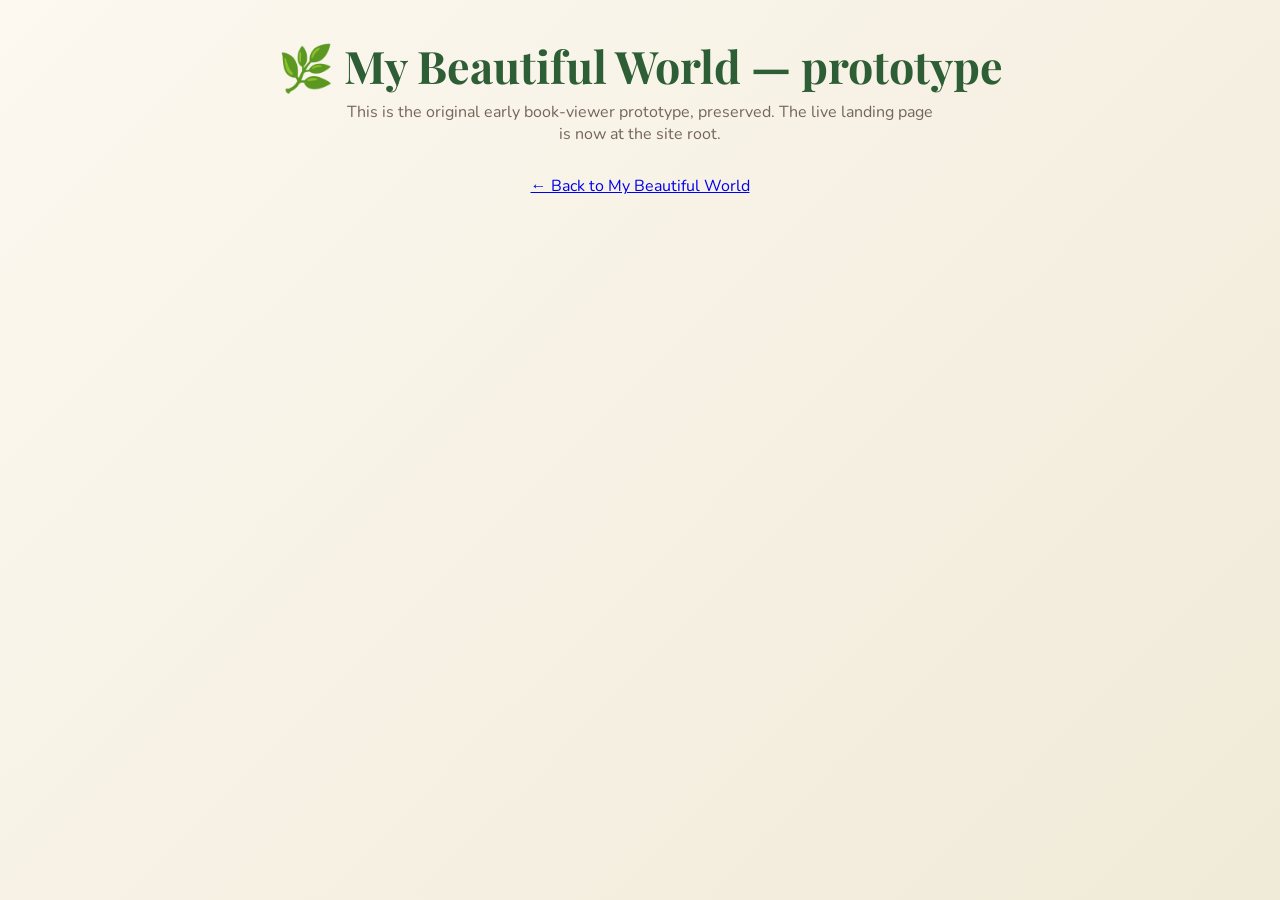
<file: book-viewer.html>
<!DOCTYPE html>
<html lang="en">
<head>
<meta charset="UTF-8">
<meta name="viewport" content="width=device-width, initial-scale=1.0">
<title>My Beautiful World — Book Viewer Prototype</title>
<link rel="stylesheet" href="assets/css/book.css">
<style>
  body { background: linear-gradient(135deg, #FDF8F0 0%, #F0EAD8 100%); }
  .lang-bar { display:flex; justify-content:center; gap:10px; flex-wrap:wrap; margin-bottom:40px; }
  .lang-pill { padding:4px 14px; border-radius:999px; font-size:0.78rem; font-weight:700; color:white; }
</style>
<!-- Whop Pixel -->
<script>
!function(w,d,s,u,n,a,b){if(w[n])return;a=w[n]={q:[],t:+new Date,s:[],o:u,track:function(){a.q.push([+new Date].concat([].slice.call(arguments)))},setScope:function(){a.s=[].slice.call(arguments).filter(function(x){return typeof x==="string"});a.q.push([+new Date,"setScope"].concat(a.s))},scope:function(){var c=[].slice.call(arguments);return{track:function(){a.q.push([+new Date].concat([].slice.call(arguments)).concat([{__scope:c}]))}}}};b=d.createElement(s);b.async=1;b.src=u+"/s.js";d.getElementsByTagName(s)[0].parentNode.insertBefore(b,d.getElementsByTagName(s)[0])}(window,document,"script","https://t.whop.tw","whop");whop.setScope("biz_i4Iu6EHe9rl1lC");whop.track("page");
</script>
</head>
<body>
<div class="book-index">
  <h1 class="book-title">🌿 My Beautiful World — prototype</h1>
  <p style="text-align:center;max-width:60ch;margin:0 auto 30px;opacity:.7">This is the original early book-viewer prototype, preserved. The live landing page is now at the site root.</p>
  <p style="text-align:center;margin-top:30px"><a href="index.html">← Back to My Beautiful World</a></p>
</div>
</body>
</html>
</file>
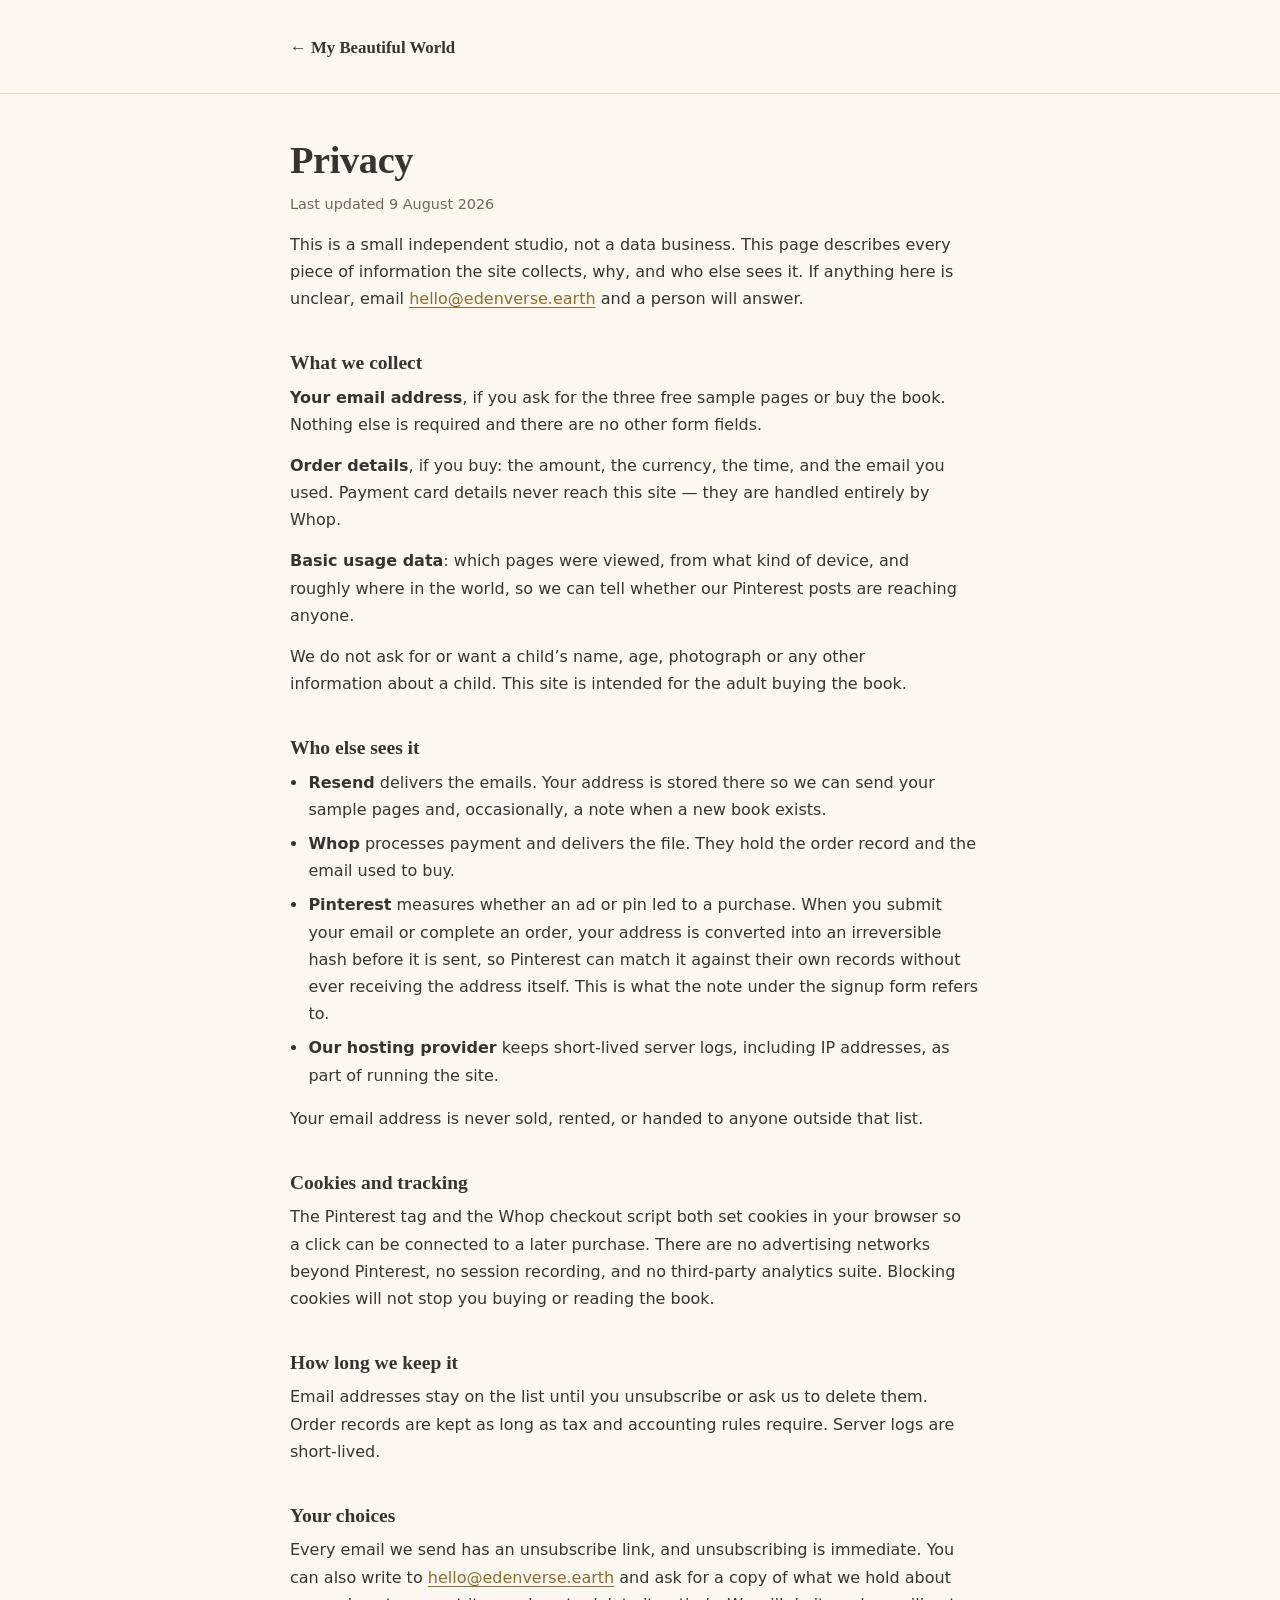
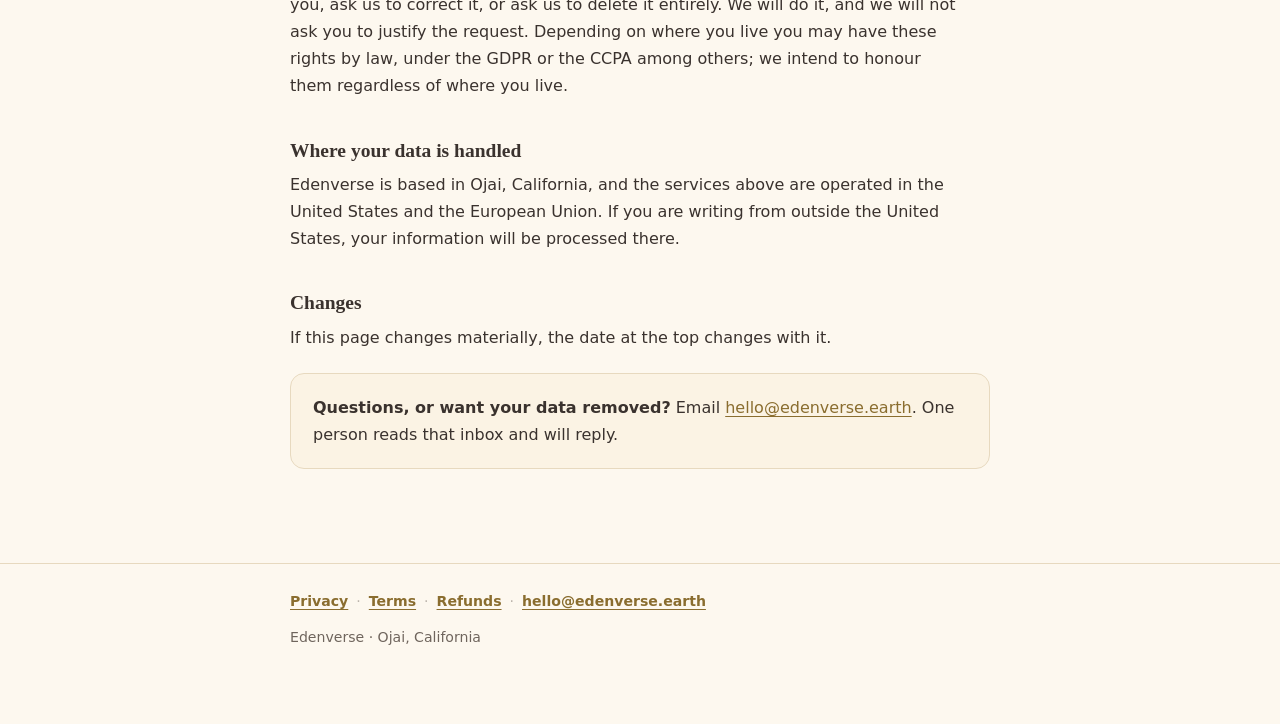
<file: privacy.html>
<!doctype html>
<html lang="en">
<head>
<meta charset="utf-8">
<meta name="viewport" content="width=device-width,initial-scale=1">
<title>Privacy &middot; My Beautiful World</title>
<meta name="description" content="What information this site collects, why, and who else sees it. Plain language, no tracking beyond ad measurement.">
<meta name="robots" content="index,follow">
<link rel="canonical" href="https://library.edenverse.earth/privacy.html">
<link rel="icon" href="/favicon.svg" type="image/svg+xml">
<style>
:root{--cream:#FDF8EF;--paper:#FBF3E4;--ink:#3A322E;--soft:#6f655d;--line:#e7d9bf;--gold:#8A6D2F}
*{box-sizing:border-box;margin:0;padding:0}
body{font-family:Nunito,system-ui,-apple-system,sans-serif;background:var(--cream);color:var(--ink);
 line-height:1.7;-webkit-font-smoothing:antialiased;overflow-wrap:anywhere}
.wrap{width:min(700px,92vw);margin:0 auto}
header{padding:34px 0 30px;border-bottom:1px solid var(--line)}
header a.home{font-family:Georgia,serif;font-weight:600;font-size:1.05rem;color:var(--ink);text-decoration:none}
header a.home:hover{color:var(--gold)}
main{padding:44px 0 20px}
h1{font-family:Georgia,serif;font-weight:600;font-size:clamp(1.8rem,4.6vw,2.4rem);line-height:1.16;letter-spacing:-.01em}
.upd{color:var(--soft);font-size:.9rem;margin-top:10px}
h2{font-family:Georgia,serif;font-weight:600;font-size:1.22rem;margin:38px 0 8px;line-height:1.3}
p{margin:0 0 14px;max-width:66ch}
img,table{max-width:100%}
ul{margin:0 0 16px 1.15rem;max-width:66ch}
li{margin-bottom:7px}
a{color:var(--gold);text-decoration:underline;text-underline-offset:3px}
.box{background:var(--paper);border:1px solid var(--line);border-radius:14px;padding:20px 22px;margin:22px 0}
.box p:last-child{margin-bottom:0}
footer{margin-top:52px;padding:26px 0 60px;border-top:1px solid var(--line);color:var(--soft);font-size:.88rem}
footer a{font-weight:700}
footer span{opacity:.45;margin:0 8px}
</style>
</head>
<body>
<header><div class="wrap"><a class="home" href="/">&larr; My Beautiful World</a></div></header>
<main><div class="wrap">
<h1>Privacy</h1>
<p class="upd">Last updated 9 August 2026</p>
<p>This is a small independent studio, not a data business. This page describes every piece of information the site collects, why, and who else sees it. If anything here is unclear, email <a href="mailto:hello@edenverse.earth">hello@edenverse.earth</a> and a person will answer.</p>

<h2>What we collect</h2>
<p><strong>Your email address</strong>, if you ask for the three free sample pages or buy the book. Nothing else is required and there are no other form fields.</p>
<p><strong>Order details</strong>, if you buy: the amount, the currency, the time, and the email you used. Payment card details never reach this site &mdash; they are handled entirely by Whop.</p>
<p><strong>Basic usage data</strong>: which pages were viewed, from what kind of device, and roughly where in the world, so we can tell whether our Pinterest posts are reaching anyone.</p>
<p>We do not ask for or want a child&rsquo;s name, age, photograph or any other information about a child. This site is intended for the adult buying the book.</p>

<h2>Who else sees it</h2>
<ul>
<li><strong>Resend</strong> delivers the emails. Your address is stored there so we can send your sample pages and, occasionally, a note when a new book exists.</li>
<li><strong>Whop</strong> processes payment and delivers the file. They hold the order record and the email used to buy.</li>
<li><strong>Pinterest</strong> measures whether an ad or pin led to a purchase. When you submit your email or complete an order, your address is converted into an irreversible hash before it is sent, so Pinterest can match it against their own records without ever receiving the address itself. This is what the note under the signup form refers to.</li>
<li><strong>Our hosting provider</strong> keeps short-lived server logs, including IP addresses, as part of running the site.</li>
</ul>
<p>Your email address is never sold, rented, or handed to anyone outside that list.</p>

<h2>Cookies and tracking</h2>
<p>The Pinterest tag and the Whop checkout script both set cookies in your browser so a click can be connected to a later purchase. There are no advertising networks beyond Pinterest, no session recording, and no third-party analytics suite. Blocking cookies will not stop you buying or reading the book.</p>

<h2>How long we keep it</h2>
<p>Email addresses stay on the list until you unsubscribe or ask us to delete them. Order records are kept as long as tax and accounting rules require. Server logs are short-lived.</p>

<h2>Your choices</h2>
<p>Every email we send has an unsubscribe link, and unsubscribing is immediate. You can also write to <a href="mailto:hello@edenverse.earth">hello@edenverse.earth</a> and ask for a copy of what we hold about you, ask us to correct it, or ask us to delete it entirely. We will do it, and we will not ask you to justify the request. Depending on where you live you may have these rights by law, under the GDPR or the CCPA among others; we intend to honour them regardless of where you live.</p>

<h2>Where your data is handled</h2>
<p>Edenverse is based in Ojai, California, and the services above are operated in the United States and the European Union. If you are writing from outside the United States, your information will be processed there.</p>

<h2>Changes</h2>
<p>If this page changes materially, the date at the top changes with it.</p>

<div class="box"><p><strong>Questions, or want your data removed?</strong> Email <a href="mailto:hello@edenverse.earth">hello@edenverse.earth</a>. One person reads that inbox and will reply.</p></div>
</div></main>
<footer><div class="wrap">
<a href="/privacy.html">Privacy</a><span>&middot;</span><a href="/terms.html">Terms</a><span>&middot;</span><a href="/refunds.html">Refunds</a><span>&middot;</span><a href="mailto:hello@edenverse.earth">hello@edenverse.earth</a>
<p style="margin-top:12px">Edenverse &middot; Ojai, California</p>
</div></footer>
</body>
</html>
</file>
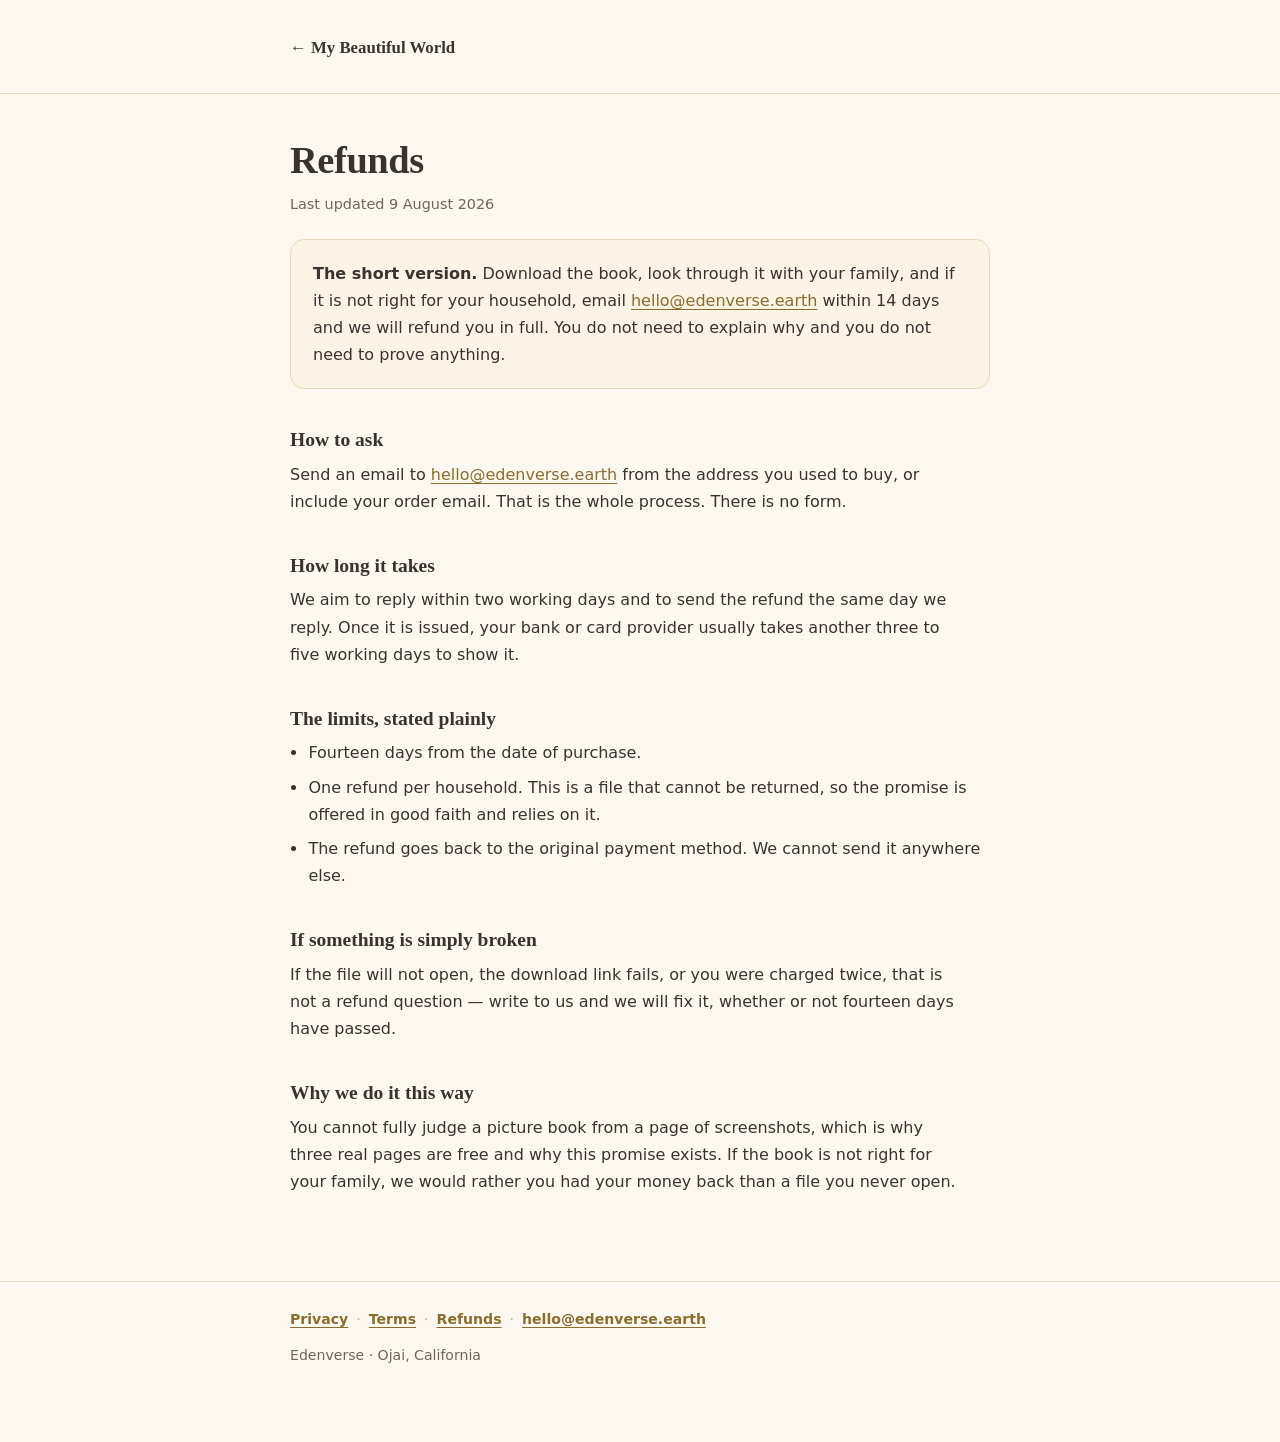
<file: refunds.html>
<!doctype html>
<html lang="en">
<head>
<meta charset="utf-8">
<meta name="viewport" content="width=device-width,initial-scale=1">
<title>Refunds &middot; My Beautiful World</title>
<meta name="description" content="Fourteen days, no explanation needed, full refund. How to ask and how long it takes.">
<meta name="robots" content="index,follow">
<link rel="canonical" href="https://library.edenverse.earth/refunds.html">
<link rel="icon" href="/favicon.svg" type="image/svg+xml">
<style>
:root{--cream:#FDF8EF;--paper:#FBF3E4;--ink:#3A322E;--soft:#6f655d;--line:#e7d9bf;--gold:#8A6D2F}
*{box-sizing:border-box;margin:0;padding:0}
body{font-family:Nunito,system-ui,-apple-system,sans-serif;background:var(--cream);color:var(--ink);
 line-height:1.7;-webkit-font-smoothing:antialiased;overflow-wrap:anywhere}
.wrap{width:min(700px,92vw);margin:0 auto}
header{padding:34px 0 30px;border-bottom:1px solid var(--line)}
header a.home{font-family:Georgia,serif;font-weight:600;font-size:1.05rem;color:var(--ink);text-decoration:none}
header a.home:hover{color:var(--gold)}
main{padding:44px 0 20px}
h1{font-family:Georgia,serif;font-weight:600;font-size:clamp(1.8rem,4.6vw,2.4rem);line-height:1.16;letter-spacing:-.01em}
.upd{color:var(--soft);font-size:.9rem;margin-top:10px}
h2{font-family:Georgia,serif;font-weight:600;font-size:1.22rem;margin:38px 0 8px;line-height:1.3}
p{margin:0 0 14px;max-width:66ch}
img,table{max-width:100%}
ul{margin:0 0 16px 1.15rem;max-width:66ch}
li{margin-bottom:7px}
a{color:var(--gold);text-decoration:underline;text-underline-offset:3px}
.box{background:var(--paper);border:1px solid var(--line);border-radius:14px;padding:20px 22px;margin:22px 0}
.box p:last-child{margin-bottom:0}
footer{margin-top:52px;padding:26px 0 60px;border-top:1px solid var(--line);color:var(--soft);font-size:.88rem}
footer a{font-weight:700}
footer span{opacity:.45;margin:0 8px}
</style>
</head>
<body>
<header><div class="wrap"><a class="home" href="/">&larr; My Beautiful World</a></div></header>
<main><div class="wrap">
<h1>Refunds</h1>
<p class="upd">Last updated 9 August 2026</p>
<div class="box"><p><strong>The short version.</strong> Download the book, look through it with your family, and if it is not right for your household, email <a href="mailto:hello@edenverse.earth">hello@edenverse.earth</a> within 14 days and we will refund you in full. You do not need to explain why and you do not need to prove anything.</p></div>

<h2>How to ask</h2>
<p>Send an email to <a href="mailto:hello@edenverse.earth">hello@edenverse.earth</a> from the address you used to buy, or include your order email. That is the whole process. There is no form.</p>

<h2>How long it takes</h2>
<p>We aim to reply within two working days and to send the refund the same day we reply. Once it is issued, your bank or card provider usually takes another three to five working days to show it.</p>

<h2>The limits, stated plainly</h2>
<ul>
<li>Fourteen days from the date of purchase.</li>
<li>One refund per household. This is a file that cannot be returned, so the promise is offered in good faith and relies on it.</li>
<li>The refund goes back to the original payment method. We cannot send it anywhere else.</li>
</ul>

<h2>If something is simply broken</h2>
<p>If the file will not open, the download link fails, or you were charged twice, that is not a refund question &mdash; write to us and we will fix it, whether or not fourteen days have passed.</p>

<h2>Why we do it this way</h2>
<p>You cannot fully judge a picture book from a page of screenshots, which is why three real pages are free and why this promise exists. If the book is not right for your family, we would rather you had your money back than a file you never open.</p>
</div></main>
<footer><div class="wrap">
<a href="/privacy.html">Privacy</a><span>&middot;</span><a href="/terms.html">Terms</a><span>&middot;</span><a href="/refunds.html">Refunds</a><span>&middot;</span><a href="mailto:hello@edenverse.earth">hello@edenverse.earth</a>
<p style="margin-top:12px">Edenverse &middot; Ojai, California</p>
</div></footer>
</body>
</html>
</file>
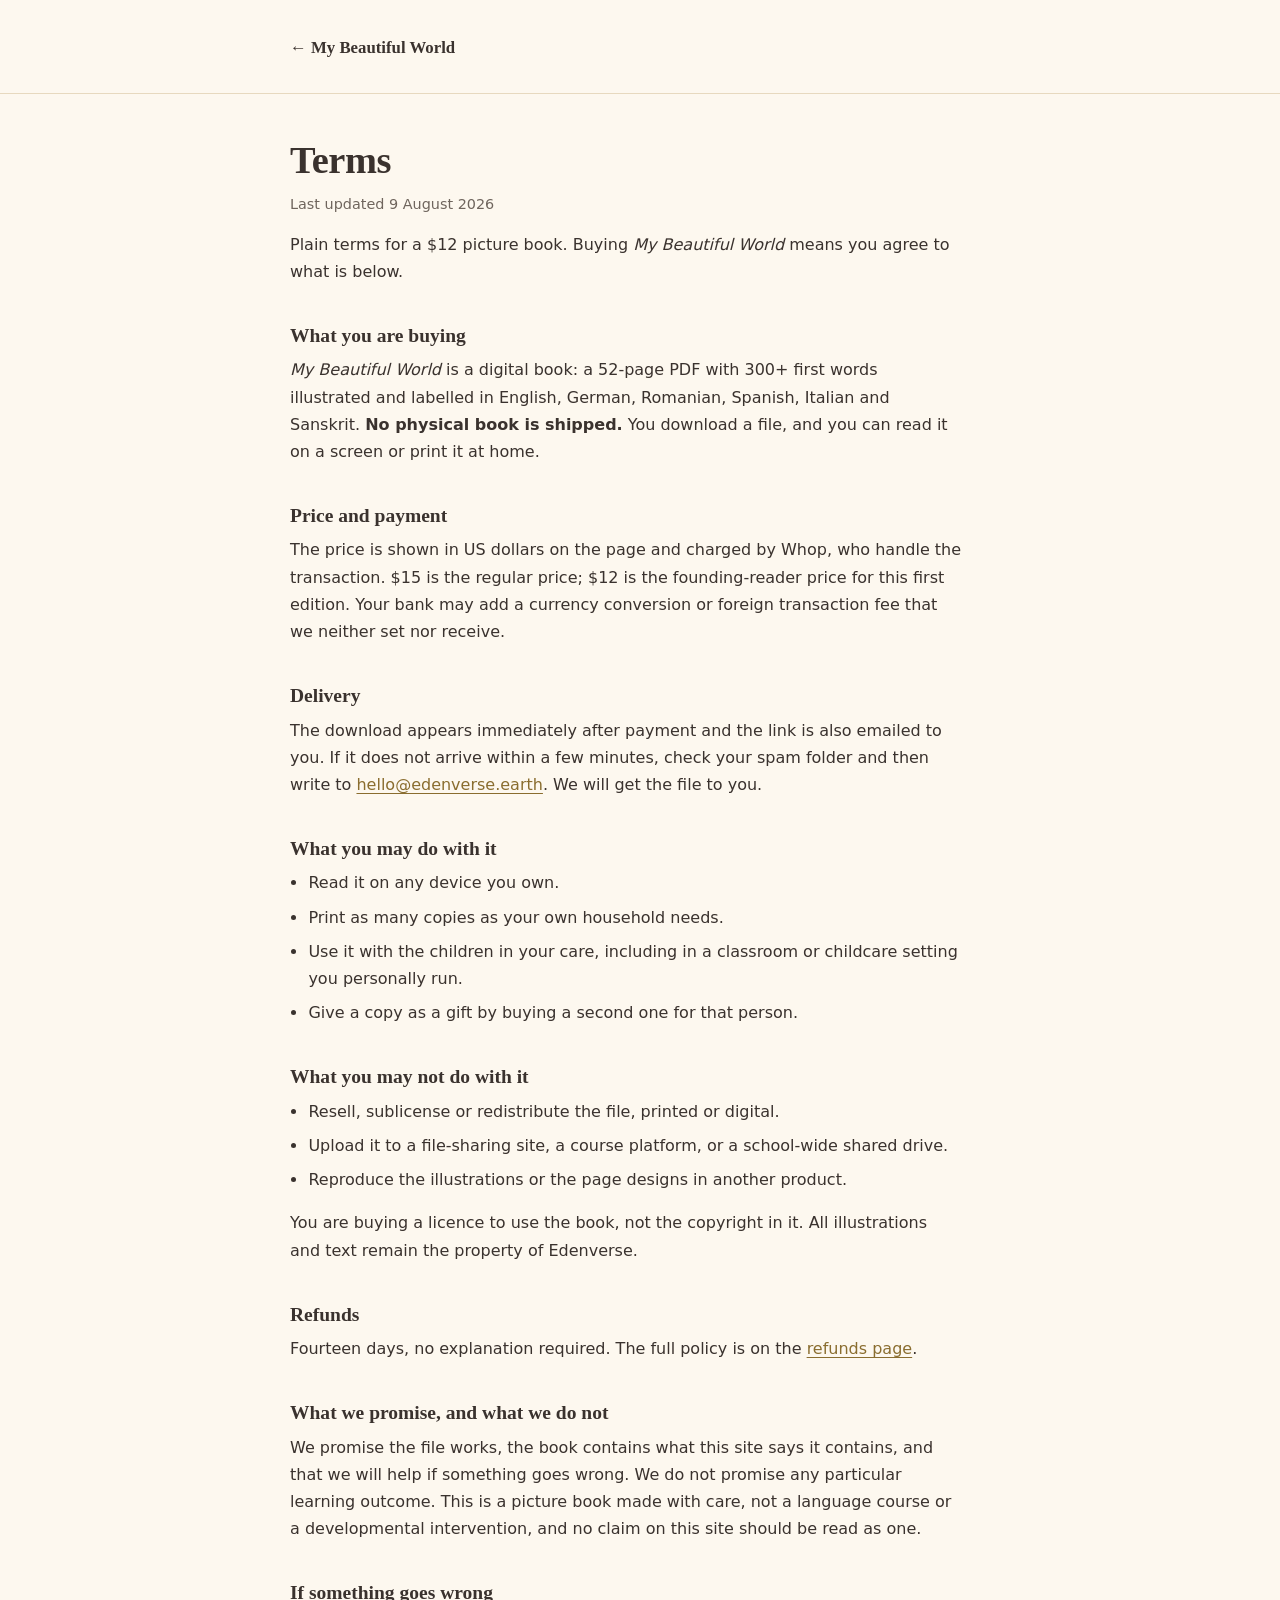
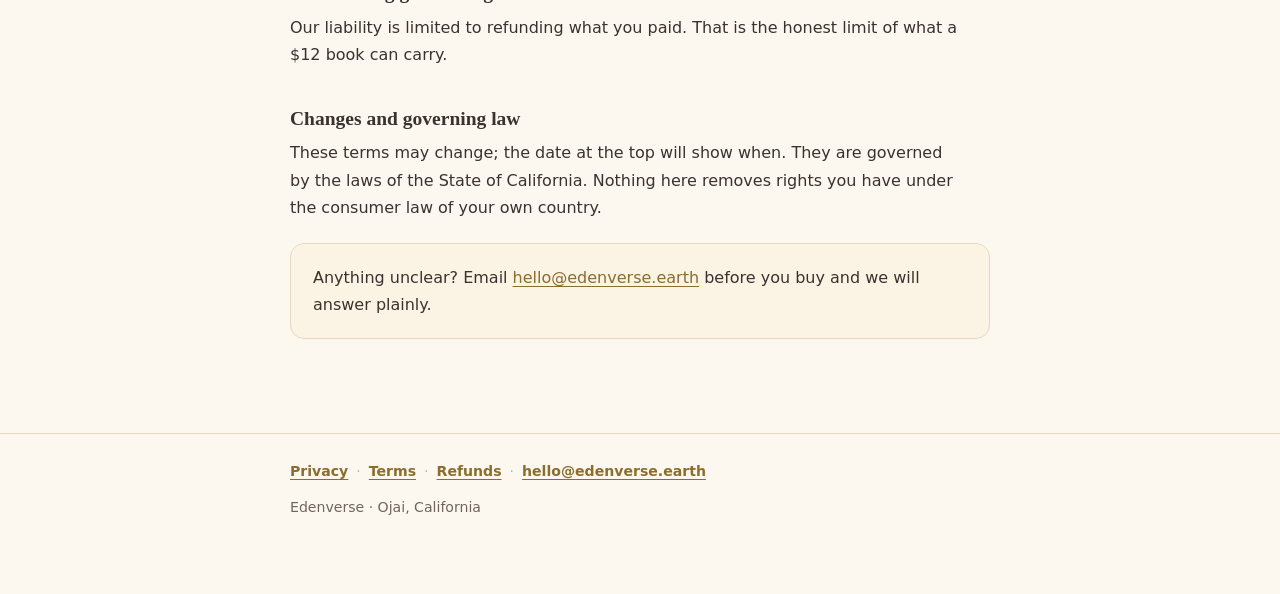
<file: terms.html>
<!doctype html>
<html lang="en">
<head>
<meta charset="utf-8">
<meta name="viewport" content="width=device-width,initial-scale=1">
<title>Terms &middot; My Beautiful World</title>
<meta name="description" content="What you are buying, what you may do with the file, and the limits - in plain language.">
<meta name="robots" content="index,follow">
<link rel="canonical" href="https://library.edenverse.earth/terms.html">
<link rel="icon" href="/favicon.svg" type="image/svg+xml">
<style>
:root{--cream:#FDF8EF;--paper:#FBF3E4;--ink:#3A322E;--soft:#6f655d;--line:#e7d9bf;--gold:#8A6D2F}
*{box-sizing:border-box;margin:0;padding:0}
body{font-family:Nunito,system-ui,-apple-system,sans-serif;background:var(--cream);color:var(--ink);
 line-height:1.7;-webkit-font-smoothing:antialiased;overflow-wrap:anywhere}
.wrap{width:min(700px,92vw);margin:0 auto}
header{padding:34px 0 30px;border-bottom:1px solid var(--line)}
header a.home{font-family:Georgia,serif;font-weight:600;font-size:1.05rem;color:var(--ink);text-decoration:none}
header a.home:hover{color:var(--gold)}
main{padding:44px 0 20px}
h1{font-family:Georgia,serif;font-weight:600;font-size:clamp(1.8rem,4.6vw,2.4rem);line-height:1.16;letter-spacing:-.01em}
.upd{color:var(--soft);font-size:.9rem;margin-top:10px}
h2{font-family:Georgia,serif;font-weight:600;font-size:1.22rem;margin:38px 0 8px;line-height:1.3}
p{margin:0 0 14px;max-width:66ch}
img,table{max-width:100%}
ul{margin:0 0 16px 1.15rem;max-width:66ch}
li{margin-bottom:7px}
a{color:var(--gold);text-decoration:underline;text-underline-offset:3px}
.box{background:var(--paper);border:1px solid var(--line);border-radius:14px;padding:20px 22px;margin:22px 0}
.box p:last-child{margin-bottom:0}
footer{margin-top:52px;padding:26px 0 60px;border-top:1px solid var(--line);color:var(--soft);font-size:.88rem}
footer a{font-weight:700}
footer span{opacity:.45;margin:0 8px}
</style>
</head>
<body>
<header><div class="wrap"><a class="home" href="/">&larr; My Beautiful World</a></div></header>
<main><div class="wrap">
<h1>Terms</h1>
<p class="upd">Last updated 9 August 2026</p>
<p>Plain terms for a $12 picture book. Buying <em>My Beautiful World</em> means you agree to what is below.</p>

<h2>What you are buying</h2>
<p><em>My Beautiful World</em> is a digital book: a 52-page PDF with 300+ first words illustrated and labelled in English, German, Romanian, Spanish, Italian and Sanskrit. <strong>No physical book is shipped.</strong> You download a file, and you can read it on a screen or print it at home.</p>

<h2>Price and payment</h2>
<p>The price is shown in US dollars on the page and charged by Whop, who handle the transaction. $15 is the regular price; $12 is the founding-reader price for this first edition. Your bank may add a currency conversion or foreign transaction fee that we neither set nor receive.</p>

<h2>Delivery</h2>
<p>The download appears immediately after payment and the link is also emailed to you. If it does not arrive within a few minutes, check your spam folder and then write to <a href="mailto:hello@edenverse.earth">hello@edenverse.earth</a>. We will get the file to you.</p>

<h2>What you may do with it</h2>
<ul>
<li>Read it on any device you own.</li>
<li>Print as many copies as your own household needs.</li>
<li>Use it with the children in your care, including in a classroom or childcare setting you personally run.</li>
<li>Give a copy as a gift by buying a second one for that person.</li>
</ul>

<h2>What you may not do with it</h2>
<ul>
<li>Resell, sublicense or redistribute the file, printed or digital.</li>
<li>Upload it to a file-sharing site, a course platform, or a school-wide shared drive.</li>
<li>Reproduce the illustrations or the page designs in another product.</li>
</ul>
<p>You are buying a licence to use the book, not the copyright in it. All illustrations and text remain the property of Edenverse.</p>

<h2>Refunds</h2>
<p>Fourteen days, no explanation required. The full policy is on the <a href="/refunds.html">refunds page</a>.</p>

<h2>What we promise, and what we do not</h2>
<p>We promise the file works, the book contains what this site says it contains, and that we will help if something goes wrong. We do not promise any particular learning outcome. This is a picture book made with care, not a language course or a developmental intervention, and no claim on this site should be read as one.</p>

<h2>If something goes wrong</h2>
<p>Our liability is limited to refunding what you paid. That is the honest limit of what a $12 book can carry.</p>

<h2>Changes and governing law</h2>
<p>These terms may change; the date at the top will show when. They are governed by the laws of the State of California. Nothing here removes rights you have under the consumer law of your own country.</p>

<div class="box"><p>Anything unclear? Email <a href="mailto:hello@edenverse.earth">hello@edenverse.earth</a> before you buy and we will answer plainly.</p></div>
</div></main>
<footer><div class="wrap">
<a href="/privacy.html">Privacy</a><span>&middot;</span><a href="/terms.html">Terms</a><span>&middot;</span><a href="/refunds.html">Refunds</a><span>&middot;</span><a href="mailto:hello@edenverse.earth">hello@edenverse.earth</a>
<p style="margin-top:12px">Edenverse &middot; Ojai, California</p>
</div></footer>
</body>
</html>
</file>
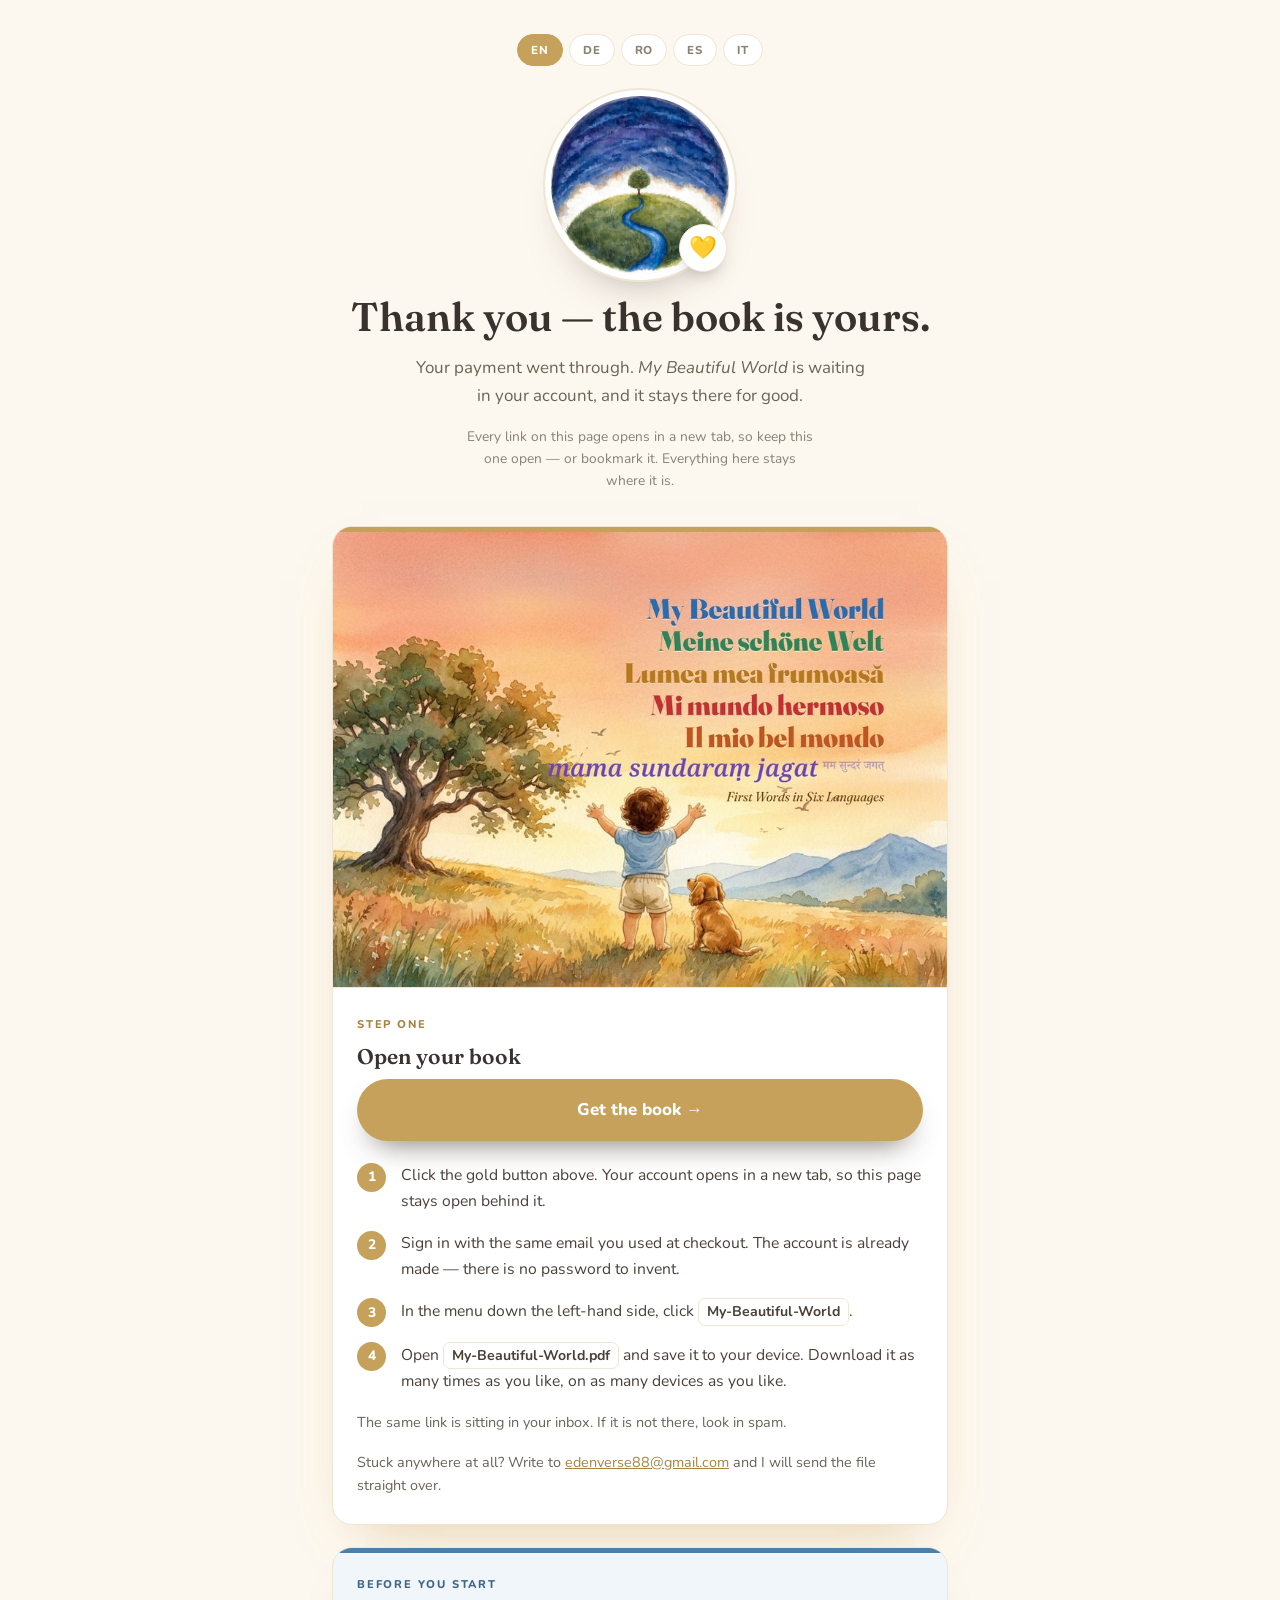
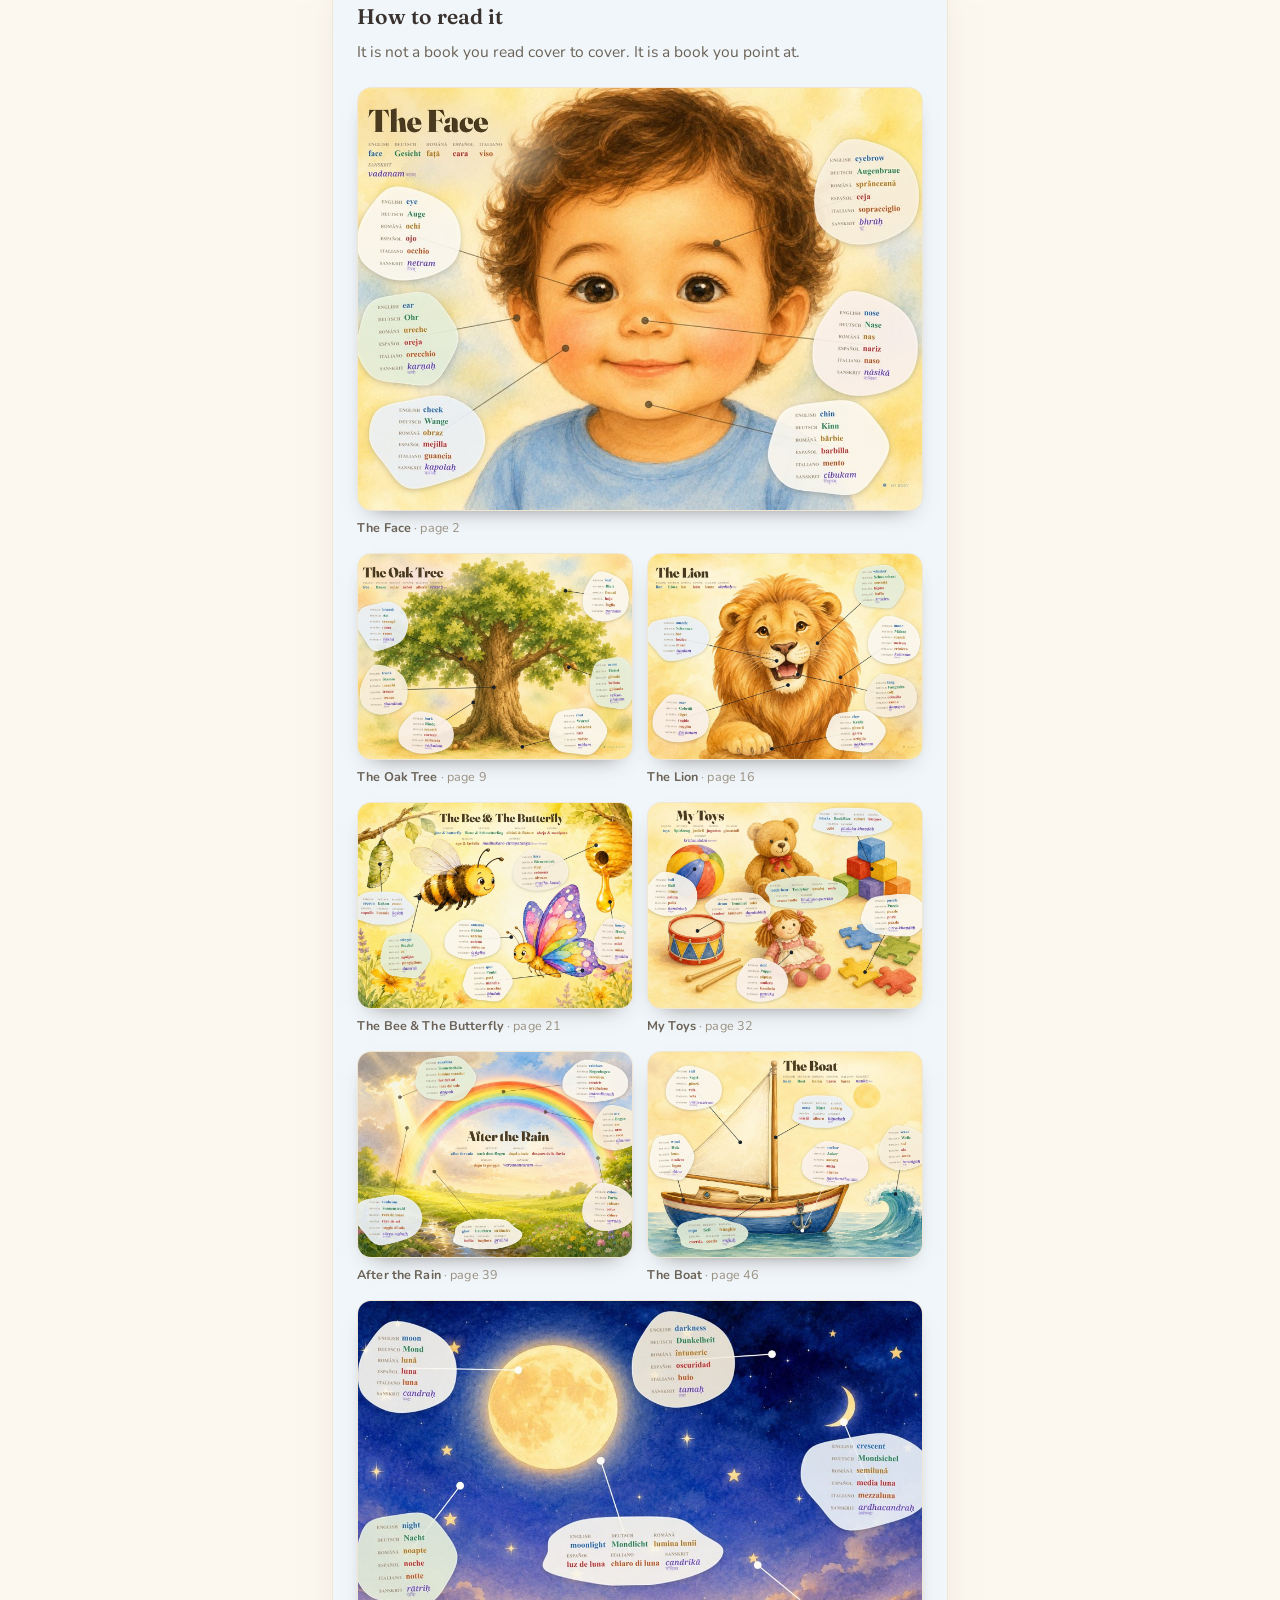
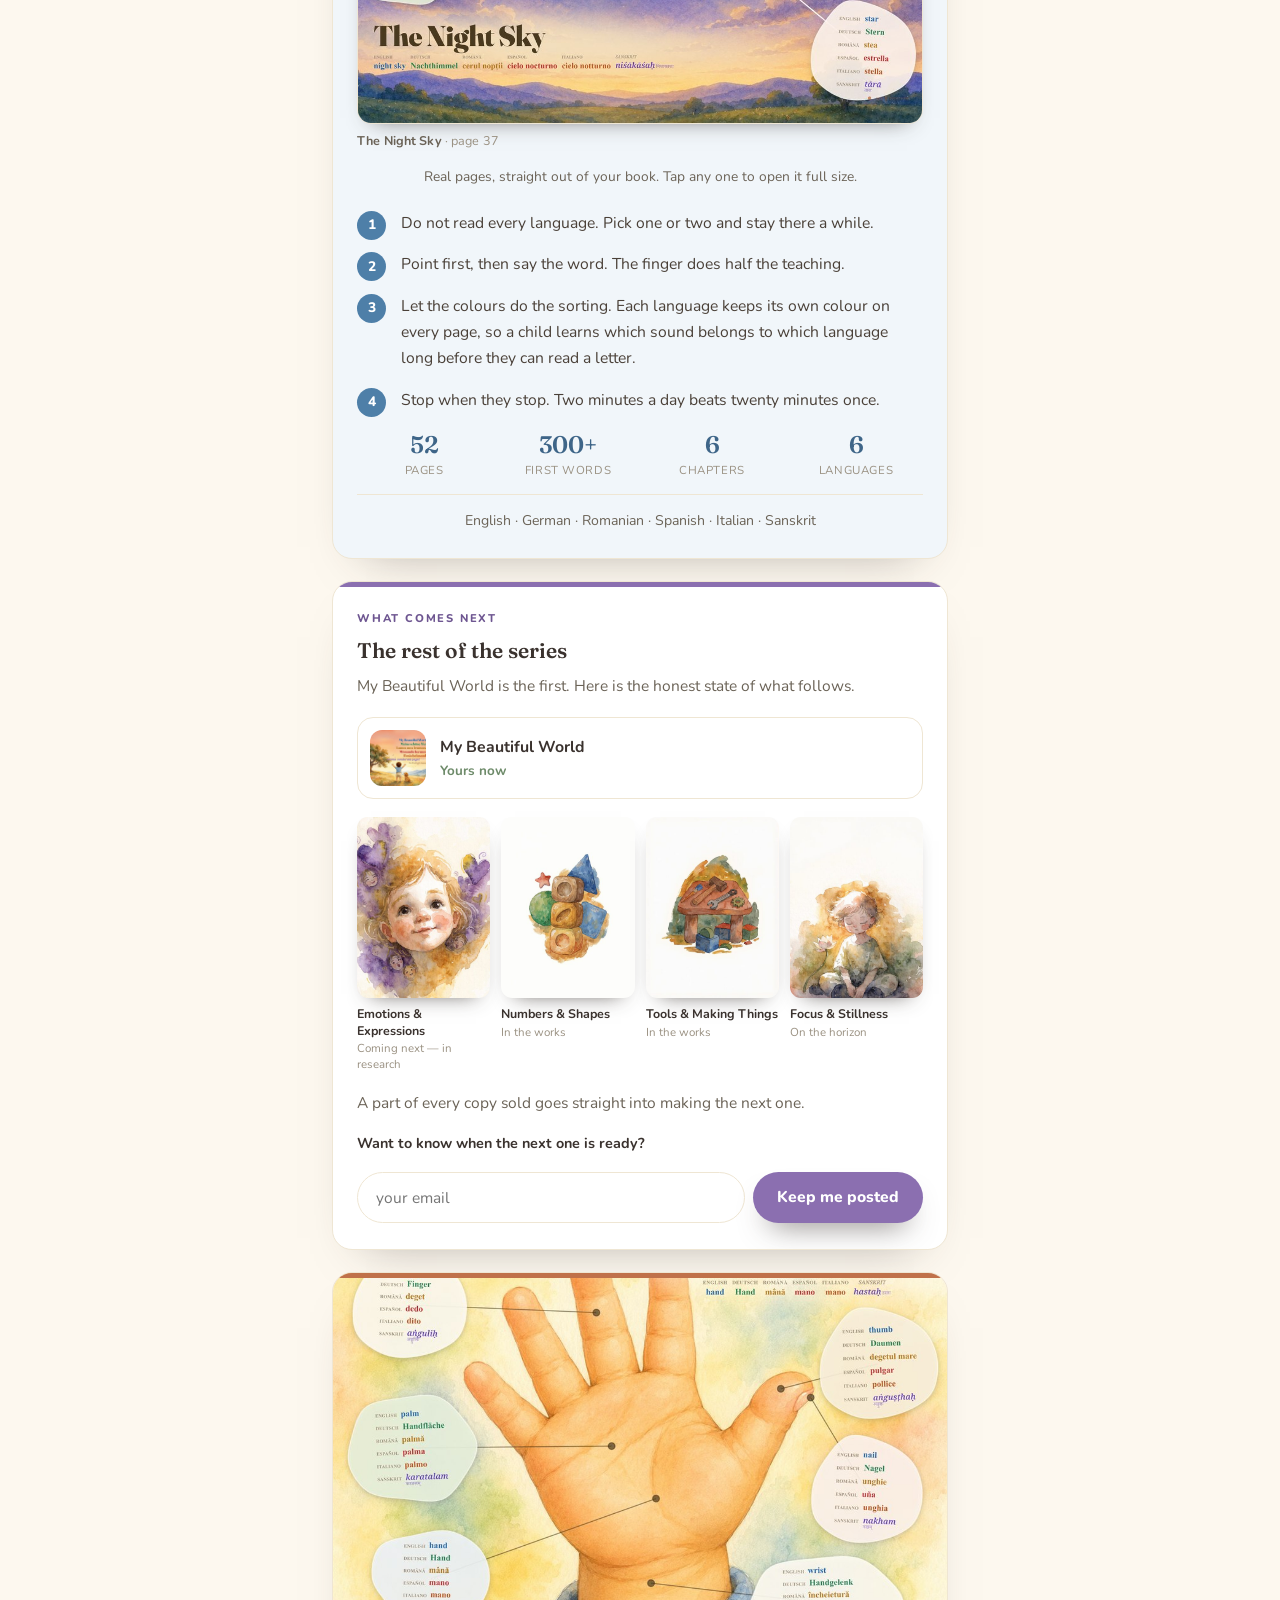
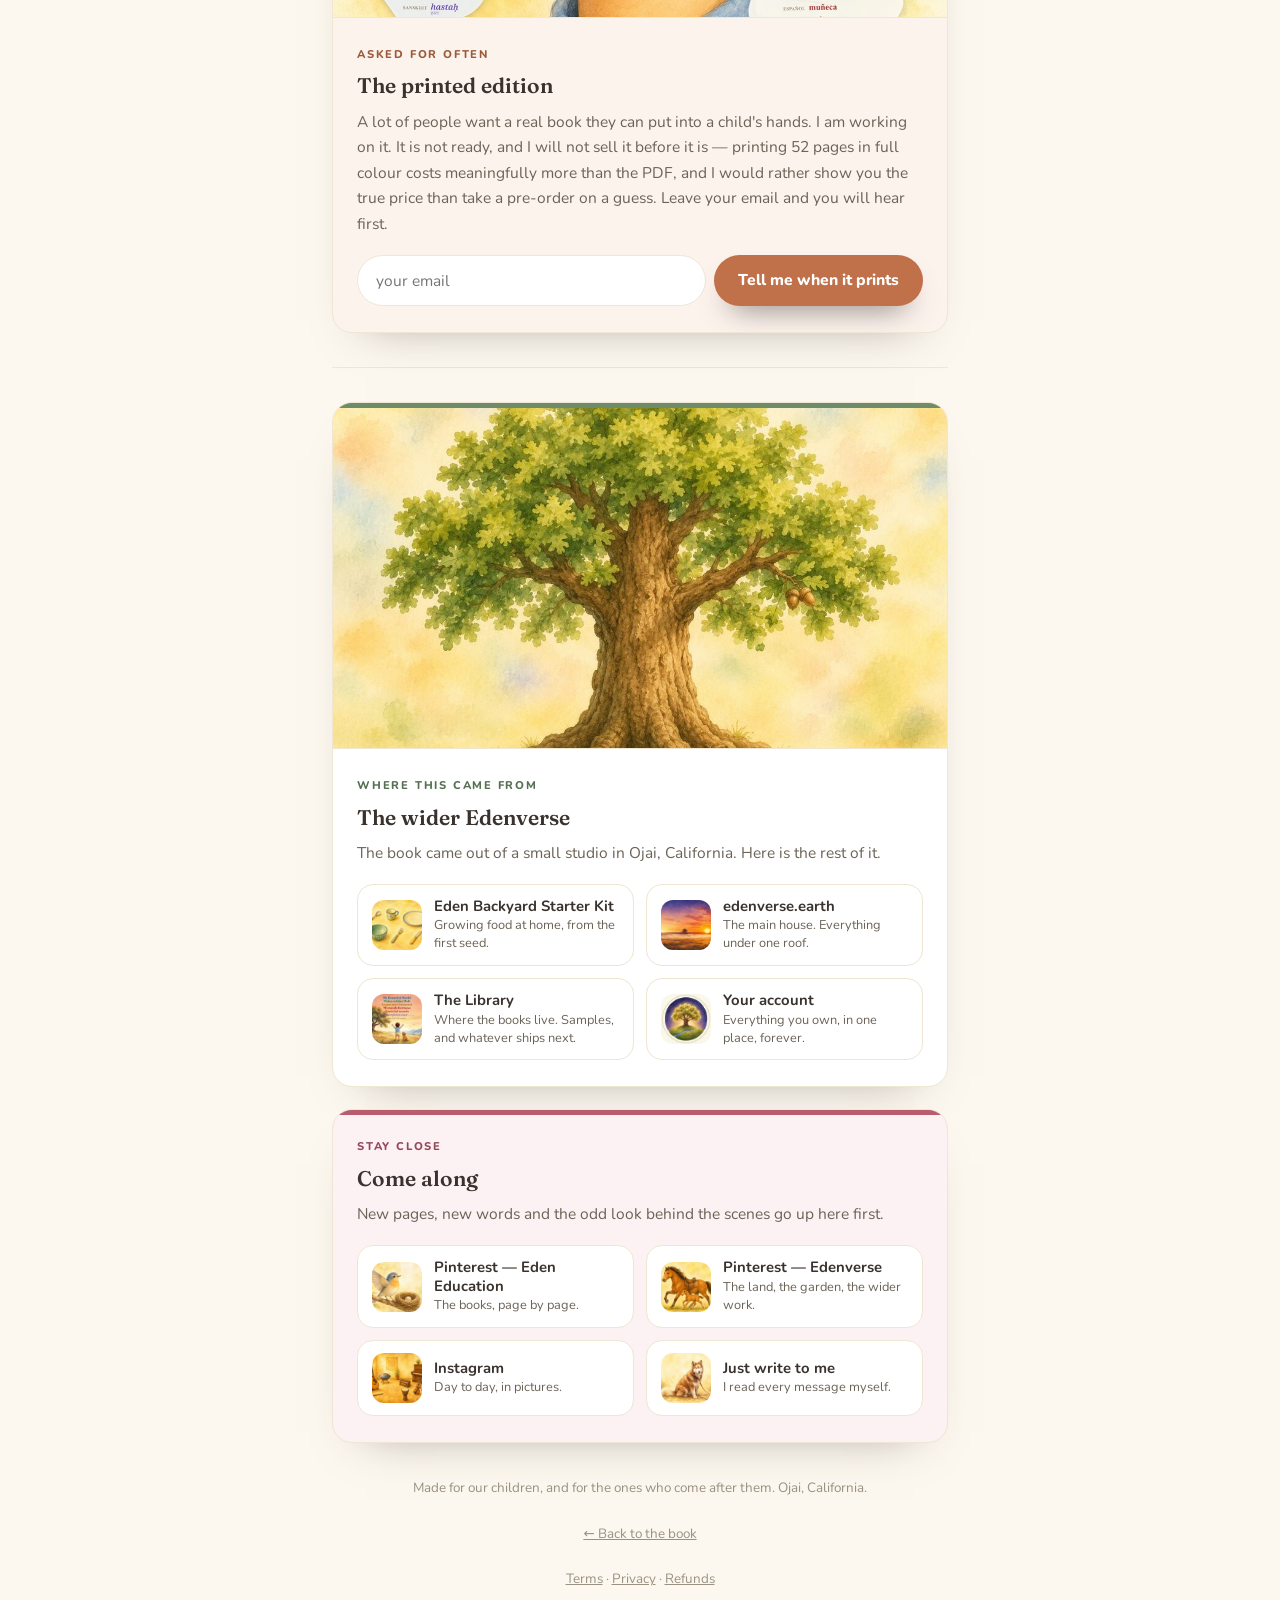
<file: thank-you.html>
<!DOCTYPE html>
<html lang="en">
<head>
<meta charset="UTF-8" />
<meta name="viewport" content="width=device-width, initial-scale=1" />
<link rel="icon" href="/favicon.svg" type="image/svg+xml"/><link rel="mask-icon" href="/favicon.svg" color="#2f855a"/><meta name="theme-color" content="#FDF8EF"/>
<title>Thank you — My Beautiful World</title>
<meta name="robots" content="noindex" />
<!-- Pinterest Tag - Eden Education (Tag ID 2613187513702) -->
<script>
!function(e){if(!window.pintrk){window.pintrk=function(){window.pintrk.queue.push(Array.prototype.slice.call(arguments))};var n=window.pintrk;n.queue=[],n.version="3.0";var t=document.createElement("script");t.async=!0,t.src=e;var r=document.getElementsByTagName("script")[0];r.parentNode.insertBefore(t,r)}}("https://s.pinimg.com/ct/core.js");
var _pq=new URLSearchParams(location.search), _pem=(_pq.get('email')||_pq.get('em')||'').trim();
if(_pem.indexOf('@')>0){pintrk('load','2613187513702',{em:_pem});}else{pintrk('load','2613187513702');}
pintrk('page');
/* No checkout event here. The sale is reported server-side from the verified
   Whop webhook (api/_pinterest.js), which catches every purchase whether or not
   the buyer ever lands back on this page. Firing it here too would double count. */
</script>
<noscript><img height="1" width="1" style="display:none;" alt="" src="https://ct.pinterest.com/v3/?event=init&tid=2613187513702&noscript=1" /></noscript>
<link rel="preconnect" href="https://fonts.googleapis.com" />
<link rel="preconnect" href="https://fonts.gstatic.com" crossorigin />
<link href="https://fonts.googleapis.com/css2?family=Fraunces:opsz,wght@9..144,400;9..144,600;9..144,700&family=Nunito:wght@400;600;700;800&display=swap" rel="stylesheet" />
<style>
:root{
  --cream:#FDF8EF;--ink:#3A322E;--gold:#C6A15B;--gold-dk:#A8823F;
  --line:#EFE6D3;--soft:#6b6357;--mute:#9a9182;--leaf:#6E8B6A;
}
*{box-sizing:border-box}
body{margin:0;background:var(--cream);color:var(--ink);font-family:Nunito,system-ui,sans-serif;line-height:1.65;
 background-image:radial-gradient(1100px 520px at 50% -10%,#fffaf1,transparent);-webkit-font-smoothing:antialiased}
.wrap{max-width:660px;margin:0 auto;padding:34px 22px 70px}
img{max-width:100%;height:auto}

.langs{display:flex;gap:6px;justify-content:center;flex-wrap:wrap;margin-bottom:30px}
.langs button{border:1px solid var(--line);background:#fff;color:#8a8272;font-family:Nunito,sans-serif;font-weight:800;
 font-size:.72rem;letter-spacing:.07em;text-transform:uppercase;padding:7px 13px;border-radius:999px;cursor:pointer;transition:.16s}
.langs button.on{background:var(--gold);border-color:var(--gold);color:#fff}

/* ---------- hero ---------- */
.hero{text-align:center;margin-bottom:34px}
.heroart{position:relative;width:178px;height:178px;margin:0 auto 20px}
.heroart img{width:100%;height:100%;border-radius:50%;object-fit:cover;display:block;
 box-shadow:0 0 0 6px #fff,0 0 0 8px var(--line),0 26px 46px -26px rgba(58,50,46,.55)}
.tick{position:absolute;right:2px;bottom:2px;width:48px;height:48px;border-radius:50%;background:#fff;
 border:1px solid var(--line);display:flex;align-items:center;justify-content:center;font-size:1.4rem;
 box-shadow:0 10px 20px -12px rgba(58,50,46,.6)}
h1{font-family:Fraunces,Georgia,serif;font-weight:600;font-size:clamp(1.75rem,5.4vw,2.5rem);line-height:1.14;margin:0 0 14px}
.lead{color:var(--soft);font-size:1.06rem;margin:0 auto;max-width:46ch}
.keep{color:var(--soft);font-size:.86rem;line-height:1.6;margin:16px auto 0;max-width:44ch;opacity:.8}

/* ---------- cards, one accent colour each ---------- */
.card{position:relative;background:#fff;border:1px solid var(--line);border-radius:20px;overflow:hidden;
 margin:0 0 22px;box-shadow:0 22px 46px -34px rgba(58,50,46,.5);--ac:var(--gold);--acd:var(--gold-dk);--act:#FDF6E8}
.card::before{content:"";position:absolute;top:0;left:0;right:0;height:5px;background:var(--ac);z-index:2}
.cb{padding:28px 24px 26px}
.card.tint{background:var(--act)}
.card.hi{box-shadow:0 26px 54px -30px rgba(198,161,91,.6)}

.c1{--ac:#C6A15B;--acd:#A8823F;--act:#FDF6E8}
.c2{--ac:#4E7FA8;--acd:#3E6588;--act:#F1F6FA}
.c3{--ac:#8B6FB0;--acd:#6E5691;--act:#F6F1FB}
.c4{--ac:#C0714A;--acd:#9C5A3A;--act:#FDF3ED}
.c5{--ac:#6E8B6A;--acd:#567053;--act:#F1F6F0}
.c6{--ac:#B85C6E;--acd:#944858;--act:#FCF1F3}

.media{display:block;width:100%;height:auto;border-bottom:1px solid var(--line)}

.eyebrow{font-size:.7rem;font-weight:800;letter-spacing:.16em;text-transform:uppercase;color:var(--acd);margin:0 0 8px}
h2{font-family:Fraunces,Georgia,serif;font-weight:600;font-size:1.32rem;line-height:1.25;margin:0 0 10px}
.sub{color:var(--soft);font-size:.97rem;margin:0 0 18px}

.btn{display:inline-block;background:var(--ac,var(--gold));color:#fff;text-decoration:none;font-weight:800;
 padding:17px 30px;border-radius:999px;font-size:1.06rem;text-align:center;
 box-shadow:0 16px 30px -16px rgba(58,50,46,.75);transition:.18s;border:0;cursor:pointer;font-family:Nunito,sans-serif}
.btn:hover{transform:translateY(-2px)}
.btn.block{display:block;width:100%}

.steps{counter-reset:s;list-style:none;margin:22px 0 0;padding:0}
.steps li{counter-increment:s;position:relative;padding:0 0 0 44px;margin:0 0 16px;color:#4a4038;font-size:.98rem}
.steps li:last-child{margin-bottom:0}
.steps li::before{content:counter(s);position:absolute;left:0;top:0;width:29px;height:29px;border-radius:50%;
 background:var(--ac);color:#fff;font-weight:800;font-size:.86rem;display:flex;align-items:center;justify-content:center}
.pill{display:inline-block;background:#fff;border:1px solid var(--line);border-radius:7px;
 padding:1px 8px;font-weight:700;font-size:.9em;white-space:nowrap}

/* ---------- gallery ---------- */
.gal{display:grid;grid-template-columns:1fr 1fr;gap:14px;margin:22px 0 6px}
.gal figure{margin:0;grid-column:span 1}
.gal figure.wide{grid-column:1 / -1}
.gal a{display:block;text-decoration:none;color:inherit;border-radius:14px}
.gal img{width:100%;height:auto;aspect-ratio:4/3;object-fit:cover;border-radius:14px;display:block;background:#F6EFE1;
 border:1px solid var(--line);box-shadow:0 10px 22px -16px rgba(58,50,46,.85);transition:.16s}
.gal a:hover img{transform:translateY(-2px);box-shadow:0 14px 26px -16px rgba(58,50,46,.9)}
.gal figcaption{margin-top:7px;font-size:.79rem;color:var(--mute);letter-spacing:.01em;white-space:nowrap;
 overflow:hidden;text-overflow:ellipsis}
.gal figcaption b{font-weight:700;color:var(--soft)}
.cap{text-align:center;font-size:.86rem;color:var(--soft);margin:14px 0 20px}

.stats{display:grid;grid-template-columns:repeat(4,1fr);gap:10px;margin:18px 0 14px;text-align:center}
.stat b{display:block;font-family:Fraunces,serif;font-weight:600;font-size:1.5rem;color:var(--acd);line-height:1.1}
.stat span{display:block;font-size:.72rem;letter-spacing:.05em;text-transform:uppercase;color:var(--mute);margin-top:3px}
.langline{text-align:center;font-size:.88rem;color:var(--soft);border-top:1px solid var(--line);padding-top:14px;margin:0}

/* ---------- series ---------- */
.owned{display:flex;align-items:center;gap:14px;background:#fff;border:1px solid var(--line);
 border-radius:16px;padding:12px 16px 12px 12px;margin:0 0 18px}
.owned img{width:56px;height:56px;border-radius:12px;object-fit:cover;flex:0 0 56px;display:block}
.owned b{display:block;font-size:.99rem}
.owned span{display:block;font-size:.84rem;color:var(--leaf);font-weight:700}

.covers{display:grid;grid-template-columns:repeat(4,1fr);gap:11px;margin:0 0 18px}
.covers figure{margin:0}
.covers img{width:100%;height:auto;aspect-ratio:420/570;object-fit:cover;border-radius:11px;display:block;background:#F6EFE1;
 box-shadow:0 10px 20px -14px rgba(58,50,46,.85)}
.covers figcaption{margin-top:8px;font-size:.78rem;line-height:1.35}
.covers figcaption b{display:block;font-weight:700;color:var(--ink)}
.covers figcaption span{display:block;color:var(--mute);font-size:.72rem;margin-top:2px}

form.cap2{display:flex;gap:8px;margin:16px 0 0;flex-wrap:wrap}
form.cap2 input{flex:1 1 200px;min-width:0;border:1px solid var(--line);background:#fff;border-radius:999px;
 padding:14px 18px;font-family:Nunito,sans-serif;font-size:.97rem;color:var(--ink)}
form.cap2 input:focus{outline:0;border-color:var(--ac)}
form.cap2 button{flex:0 0 auto;font-size:.98rem;padding:14px 24px}
.ok{color:var(--leaf);font-size:.92rem;margin:12px 0 0;display:none;font-weight:700}
.err{color:#b4553f;font-size:.92rem;margin:12px 0 0;display:none}

/* ---------- tiles ---------- */
.grid{display:grid;grid-template-columns:1fr 1fr;gap:12px;margin:0}
.tile{display:flex;align-items:center;gap:12px;text-decoration:none;background:#fff;border:1px solid var(--line);
 border-radius:16px;padding:12px 14px;transition:.16s;color:var(--ink)}
.tile:hover{border-color:var(--ac);transform:translateY(-2px)}
.tile img{width:50px;height:50px;border-radius:12px;object-fit:cover;flex:0 0 50px;display:block}
.tile b{display:block;font-size:.93rem;line-height:1.25;margin-bottom:2px}
.tile span{display:block;font-size:.8rem;color:var(--soft);line-height:1.4}

.note{font-size:.9rem;color:var(--soft);margin:16px 0 0}
.note a{color:var(--acd)}
.divider{height:1px;background:var(--line);margin:34px 0;border:0}
.foot{margin-top:34px;text-align:center;font-size:.84rem;color:var(--mute);line-height:1.7}
.foot a{color:var(--mute)}

@media(max-width:520px){
  .grid{grid-template-columns:1fr}
  .stats{grid-template-columns:repeat(2,1fr);gap:16px 10px}
  .gal{grid-template-columns:1fr;gap:16px}
  .gal figure{grid-column:1 / -1}
  .covers{grid-template-columns:repeat(2,1fr);gap:12px}
  .cb{padding:24px 18px 22px}
  .heroart{width:150px;height:150px}
}
</style>
<!-- Whop Pixel -->
<script>
!function(w,d,s,u,n,a,b){if(w[n])return;a=w[n]={q:[],t:+new Date,s:[],o:u,track:function(){a.q.push([+new Date].concat([].slice.call(arguments)))},setScope:function(){a.s=[].slice.call(arguments).filter(function(x){return typeof x==="string"});a.q.push([+new Date,"setScope"].concat(a.s))},scope:function(){var c=[].slice.call(arguments);return{track:function(){a.q.push([+new Date].concat([].slice.call(arguments)).concat([{__scope:c}]))}}}};b=d.createElement(s);b.async=1;b.src=u+"/s.js";d.getElementsByTagName(s)[0].parentNode.insertBefore(b,d.getElementsByTagName(s)[0])}(window,document,"script","https://t.whop.tw","whop");whop.setScope("biz_i4Iu6EHe9rl1lC");whop.track("page");
</script>
</head>
<body>
<div class="wrap">

  <div class="langs" id="langs"></div>

  <div class="hero">
    <div class="heroart">
      <img src="/assets/ty/hero-world.jpg" width="760" height="760" alt="An illustrated world with a tree and a river running through it" />
      <span class="tick">💛</span>
    </div>
    <h1 data-t="h1">Thank you — the book is yours.</h1>
    <p class="lead" data-t="lead">Your payment went through. <em>My Beautiful World</em> is waiting in your account, and it stays there for good.</p>
    <p class="keep" data-t="keep">Every link on this page opens in a new tab, so keep this one open — or bookmark it. Everything here stays where it is.</p>
  </div>

  <!-- 1. GET THE BOOK -->
  <div class="card c1 hi">
    <img class="media" src="/assets/ty/cover.jpg" width="840" height="630" alt="The cover of My Beautiful World" />
    <div class="cb">
      <p class="eyebrow" data-t="e1">Step one</p>
      <h2 data-t="s1h">Open your book</h2>
      <a class="btn block" id="dl" href="https://whop.com/joined/eden-verse/my-beautiful-world-3HhpQRaiTkAHyy/app/" target="_blank" rel="noopener" data-t="btn">Get the book →</a>
      <ol class="steps">
        <li data-t="st1">Click the gold button above. Your account opens in a new tab, so this page stays open behind it.</li>
        <li data-t="st2">Sign in with the same email you used at checkout. The account is already made — there is no password to invent.</li>
        <li data-t="st3">In the menu down the left-hand side, click <span class='pill'>My-Beautiful-World</span>.</li>
        <li data-t="st4">Open <span class='pill'>My-Beautiful-World.pdf</span> and save it to your device. Download it as many times as you like, on as many devices as you like.</li>
      </ol>
      <p class="note" data-t="inbox">The same link is sitting in your inbox. If it is not there, look in spam.</p>
      <p class="note" data-t="help">Stuck anywhere at all? Write to <a href="mailto:edenverse88@gmail.com">edenverse88@gmail.com</a> and I will send the file straight over.</p>
    </div>
  </div>

  <!-- 2. HOW TO READ IT -->
  <div class="card c2 tint">
    <div class="cb">
      <p class="eyebrow" data-t="e2">Before you start</p>
      <h2 data-t="s2h">How to read it</h2>
      <p class="sub" data-t="s2lead">It is not a book you read cover to cover. It is a book you point at.</p>
      <div class="gal">
        <figure class="wide">
          <a href="/assets/ty/pg-face.jpg" target="_blank" rel="noopener">
            <img src="/assets/ty/pg-face.jpg" width="1000" height="750" loading="lazy" decoding="async" alt="Page from the book: The Face, with each part labelled in six languages" />
          </a>
          <figcaption><b>The Face</b> &middot; page 2</figcaption>
        </figure>
        <figure>
          <a href="/assets/ty/pg-oak.jpg" target="_blank" rel="noopener">
            <img src="/assets/ty/pg-oak.jpg" width="1000" height="750" loading="lazy" decoding="async" alt="Page from the book: The Oak Tree, labelled in six languages" />
          </a>
          <figcaption><b>The Oak Tree</b> &middot; page 9</figcaption>
        </figure>
        <figure>
          <a href="/assets/ty/pg-lion.jpg" target="_blank" rel="noopener">
            <img src="/assets/ty/pg-lion.jpg" width="1000" height="750" loading="lazy" decoding="async" alt="Page from the book: The Lion, labelled in six languages" />
          </a>
          <figcaption><b>The Lion</b> &middot; page 16</figcaption>
        </figure>
        <figure>
          <a href="/assets/ty/pg-bee.jpg" target="_blank" rel="noopener">
            <img src="/assets/ty/pg-bee.jpg" width="1000" height="750" loading="lazy" decoding="async" alt="Page from the book: The Bee and The Butterfly, labelled in six languages" />
          </a>
          <figcaption><b>The Bee &amp; The Butterfly</b> &middot; page 21</figcaption>
        </figure>
        <figure>
          <a href="/assets/ty/pg-toys.jpg" target="_blank" rel="noopener">
            <img src="/assets/ty/pg-toys.jpg" width="1000" height="750" loading="lazy" decoding="async" alt="Page from the book: My Toys, labelled in six languages" />
          </a>
          <figcaption><b>My Toys</b> &middot; page 32</figcaption>
        </figure>
        <figure>
          <a href="/assets/ty/pg-rain.jpg" target="_blank" rel="noopener">
            <img src="/assets/ty/pg-rain.jpg" width="1000" height="750" loading="lazy" decoding="async" alt="Page from the book: After the Rain, labelled in six languages" />
          </a>
          <figcaption><b>After the Rain</b> &middot; page 39</figcaption>
        </figure>
        <figure>
          <a href="/assets/ty/pg-boat.jpg" target="_blank" rel="noopener">
            <img src="/assets/ty/pg-boat.jpg" width="1000" height="750" loading="lazy" decoding="async" alt="Page from the book: The Boat, labelled in six languages" />
          </a>
          <figcaption><b>The Boat</b> &middot; page 46</figcaption>
        </figure>
        <figure class="wide">
          <a href="/assets/ty/pg-night.jpg" target="_blank" rel="noopener">
            <img src="/assets/ty/pg-night.jpg" width="1000" height="750" loading="lazy" decoding="async" alt="Page from the book: The Night Sky, labelled in six languages" />
          </a>
          <figcaption><b>The Night Sky</b> &middot; page 37</figcaption>
        </figure>
      </div>
      <p class="cap" data-t="galcap">Real pages, straight out of your book. Tap any one to open it full size.</p>
      <ol class="steps">
        <li data-t="m1">Do not read every language. Pick one or two and stay there a while.</li>
        <li data-t="m2">Point first, then say the word. The finger does half the teaching.</li>
        <li data-t="m3">Let the colours do the sorting. Each language keeps its own colour on every page, so a child learns which sound belongs to which language long before they can read a letter.</li>
        <li data-t="m4">Stop when they stop. Two minutes a day beats twenty minutes once.</li>
      </ol>
      <div class="stats">
        <div class="stat"><b>52</b><span data-t="k1">pages</span></div>
        <div class="stat"><b>300+</b><span data-t="k2">first words</span></div>
        <div class="stat"><b>6</b><span data-t="k3">chapters</span></div>
        <div class="stat"><b>6</b><span data-t="k4">languages</span></div>
      </div>
      <p class="langline" data-t="langlist">English · German · Romanian · Spanish · Italian · Sanskrit</p>
    </div>
  </div>

  <!-- 3. THE SERIES -->
  <div class="card c3">
    <div class="cb">
      <p class="eyebrow" data-t="e3">What comes next</p>
      <h2 data-t="s3h">The rest of the series</h2>
      <p class="sub" data-t="s3lead">My Beautiful World is the first. Here is the honest state of what follows.</p>
      <div class="owned">
        <img src="/assets/ty/sr-world.jpg" width="260" height="260" loading="lazy" decoding="async" alt="" />
        <div><b data-t="i1t">My Beautiful World</b><span data-t="i1s">Yours now</span></div>
      </div>
      <div class="covers">
        <figure>
          <img src="/assets/ty/next-emotions.jpg" width="420" height="570" loading="lazy" decoding="async" alt="" />
          <figcaption><b data-t="i2t">Emotions &amp; Expressions</b><span data-t="i2s">Coming next — in research</span></figcaption>
        </figure>
        <figure>
          <img src="/assets/ty/next-numbers.jpg" width="420" height="570" loading="lazy" decoding="async" alt="" />
          <figcaption><b data-t="i3t">Numbers &amp; Shapes</b><span data-t="i3s">In the works</span></figcaption>
        </figure>
        <figure>
          <img src="/assets/ty/next-tools.jpg" width="420" height="570" loading="lazy" decoding="async" alt="" />
          <figcaption><b data-t="i4t">Tools &amp; Making Things</b><span data-t="i4s">In the works</span></figcaption>
        </figure>
        <figure>
          <img src="/assets/ty/next-focus.jpg" width="420" height="570" loading="lazy" decoding="async" alt="" />
          <figcaption><b data-t="i5t">Focus &amp; Stillness</b><span data-t="i5s">On the horizon</span></figcaption>
        </figure>
      </div>
      <p class="sub" data-t="fund" style="margin-bottom:0">A part of every copy sold goes straight into making the next one.</p>
      <p class="note" data-t="seriesq" style="font-weight:700;color:var(--ink)">Want to know when the next one is ready?</p>
      <form class="cap2" id="fSeries" novalidate>
        <input type="email" id="eSeries" placeholder="your email" data-tph="seriesph" autocomplete="email" />
        <button class="btn" type="submit" data-t="seriesbtn">Keep me posted</button>
      </form>
      <p class="ok" id="okSeries" data-t="seriesok">You are on the list. I only write when there is something real to say.</p>
      <p class="err" id="errSeries"></p>
    </div>
  </div>

  <!-- 4. PRINT EDITION -->
  <div class="card c4 tint">
    <img class="media" src="/assets/ty/print.jpg" width="1000" height="560" loading="lazy" decoding="async" alt="An illustrated child's open hand" />
    <div class="cb">
      <p class="eyebrow" data-t="e4">Asked for often</p>
      <h2 data-t="s4h">The printed edition</h2>
      <p class="sub" data-t="s4body">A lot of people want a real book they can put into a child's hands. I am working on it. It is not ready, and I will not sell it before it is — printing 52 pages in full colour costs meaningfully more than the PDF, and I would rather show you the true price than take a pre-order on a guess. Leave your email and you will hear first.</p>
      <form class="cap2" id="fPrint" novalidate>
        <input type="email" id="ePrint" placeholder="your email" data-tph="printph" autocomplete="email" />
        <button class="btn" type="submit" data-t="printbtn">Tell me when it prints</button>
      </form>
      <p class="ok" id="okPrint" data-t="printok">Noted. You will hear before anyone else.</p>
      <p class="err" id="errPrint"></p>
    </div>
  </div>

  <hr class="divider" />

  <!-- 5. THE UMBRELLA -->
  <div class="card c5">
    <img class="media" src="/assets/ty/edenverse.jpg" width="1000" height="563" loading="lazy" decoding="async" alt="An illustrated oak tree with acorns on its branches" />
    <div class="cb">
      <p class="eyebrow" data-t="e5">Where this came from</p>
      <h2 data-t="s5h">The wider Edenverse</h2>
      <p class="sub" data-t="s5lead">The book came out of a small studio in Ojai, California. Here is the rest of it.</p>
      <div class="grid">
        <a class="tile" href="https://whop.com/joined/eden-verse/" target="_blank" rel="noopener">
          <img src="/assets/ty/tl-garden.jpg" width="260" height="260" loading="lazy" decoding="async" alt="" />
          <div><b data-t="t1t">Eden Backyard Starter Kit</b><span data-t="t1d">Growing food at home, from the first seed.</span></div>
        </a>
        <a class="tile" href="https://edenverse.earth" target="_blank" rel="noopener">
          <img src="/assets/ty/tl-home.jpg" width="260" height="260" loading="lazy" decoding="async" alt="" />
          <div><b data-t="t2t">edenverse.earth</b><span data-t="t2d">The main house. Everything under one roof.</span></div>
        </a>
        <a class="tile" href="https://library.edenverse.earth/" target="_blank" rel="noopener">
          <img src="/assets/ty/tl-library.jpg" width="260" height="260" loading="lazy" decoding="async" alt="" />
          <div><b data-t="t3t">The Library</b><span data-t="t3d">Where the books live. Samples, and whatever ships next.</span></div>
        </a>
        <a class="tile" href="https://whop.com/joined/eden-verse/" target="_blank" rel="noopener">
          <img src="/assets/ty/tl-account.jpg" width="260" height="260" loading="lazy" decoding="async" alt="" />
          <div><b data-t="t4t">Your account</b><span data-t="t4d">Everything you own, in one place, forever.</span></div>
        </a>
      </div>
    </div>
  </div>

  <!-- 6. FOLLOW -->
  <div class="card c6 tint">
    <div class="cb">
      <p class="eyebrow" data-t="e6">Stay close</p>
      <h2 data-t="s6h">Come along</h2>
      <p class="sub" data-t="s6lead">New pages, new words and the odd look behind the scenes go up here first.</p>
      <div class="grid">
        <a class="tile" href="https://www.pinterest.com/Eden_Education/" target="_blank" rel="noopener">
          <img src="/assets/ty/tl-pin-edu.jpg" width="260" height="260" loading="lazy" decoding="async" alt="" />
          <div><b data-t="f1t">Pinterest — Eden Education</b><span data-t="f1d">The books, page by page.</span></div>
        </a>
        <a class="tile" href="https://www.pinterest.com/edenverse88/" target="_blank" rel="noopener">
          <img src="/assets/ty/tl-pin-eden.jpg" width="260" height="260" loading="lazy" decoding="async" alt="" />
          <div><b data-t="f2t">Pinterest — Edenverse</b><span data-t="f2d">The land, the garden, the wider work.</span></div>
        </a>
        <a class="tile" href="https://www.instagram.com/edenverse._/" target="_blank" rel="noopener">
          <img src="/assets/ty/tl-insta.jpg" width="260" height="260" loading="lazy" decoding="async" alt="" />
          <div><b data-t="f3t">Instagram</b><span data-t="f3d">Day to day, in pictures.</span></div>
        </a>
        <a class="tile" href="mailto:edenverse88@gmail.com">
          <img src="/assets/ty/tl-mail.jpg" width="260" height="260" loading="lazy" decoding="async" alt="" />
          <div><b data-t="f4t">Just write to me</b><span data-t="f4d">I read every message myself.</span></div>
        </a>
      </div>
    </div>
  </div>

  <p class="foot">
    <span data-t="foot1">Made for our children, and for the ones who come after them. Ojai, California.</span><br /><br />
    <a href="/" target="_blank" rel="noopener" data-t="back">← Back to the book</a><br /><br />
    <a href="https://edenverse.earth/terms" target="_blank" rel="noopener">Terms</a> ·
    <a href="https://edenverse.earth/privacy" target="_blank" rel="noopener">Privacy</a> ·
    <a href="https://edenverse.earth/refund" target="_blank" rel="noopener">Refunds</a>
  </p>

</div>

<script>
var T={
h1:{de:"Danke — das Buch gehört jetzt dir.",ro:"Mulțumesc — cartea este a ta.",es:"Gracias: el libro ya es tuyo.",it:"Grazie — il libro è tuo."},
keep:{de:"Jeder Link auf dieser Seite öffnet sich in einem neuen Tab. Lass diese Seite also offen oder setze ein Lesezeichen. Alles hier bleibt, wo es ist.",ro:"Fiecare link de pe această pagină se deschide într-o filă nouă, așa că las-o deschisă sau adaug-o la favorite. Totul de aici rămâne la locul lui.",es:"Cada enlace de esta página se abre en una pestaña nueva, así que déjala abierta o guárdala en favoritos. Todo lo que hay aquí se queda donde está.",it:"Ogni link di questa pagina si apre in una nuova scheda, quindi lasciala aperta o aggiungila ai preferiti. Tutto quello che c'è qui resta dov'è."},
lead:{de:"Deine Zahlung ist angekommen. <em>Meine schöne Welt</em> wartet in deinem Konto auf dich, und bleibt dort für immer.",ro:"Plata a trecut. <em>Lumea mea frumoasă</em> te așteaptă în contul tău și rămâne acolo pentru totdeauna.",es:"Tu pago se ha realizado. <em>Mi mundo hermoso</em> te espera en tu cuenta, y se queda ahí para siempre.",it:"Il pagamento è andato a buon fine. <em>Il mio bel mondo</em> ti aspetta nel tuo account, e ci resta per sempre."},

e1:{de:"Schritt eins",ro:"Pasul unu",es:"Paso uno",it:"Primo passo"},
s1h:{de:"Öffne dein Buch",ro:"Deschide cartea",es:"Abre tu libro",it:"Apri il tuo libro"},
btn:{de:"Zum Buch →",ro:"Ia cartea →",es:"Consigue el libro →",it:"Prendi il libro →"},
st1:{de:"Klick auf den goldenen Button oben. Dein Konto öffnet sich in einem neuen Tab, diese Seite bleibt dahinter offen.",ro:"Apasă butonul auriu de mai sus. Contul tău se deschide într-o filă nouă, iar această pagină rămâne deschisă în spate.",es:"Haz clic en el botón dorado de arriba. Tu cuenta se abre en una pestaña nueva y esta página queda abierta detrás.",it:"Clicca il pulsante dorato qui sopra. Il tuo account si apre in una nuova scheda e questa pagina resta aperta dietro."},
st2:{de:"Melde dich mit derselben E-Mail an, die du beim Kauf benutzt hast. Das Konto besteht bereits — du musst kein Passwort erfinden.",ro:"Autentifică-te cu același email folosit la cumpărare. Contul există deja — nu trebuie să inventezi nicio parolă.",es:"Inicia sesión con el mismo correo que usaste al pagar. La cuenta ya está creada: no tienes que inventar ninguna contraseña.",it:"Accedi con la stessa email usata al momento dell'acquisto. L'account esiste già — non devi inventare nessuna password."},
st3:{de:"Klick im Menü an der linken Seite auf <span class='pill'>My-Beautiful-World</span>.",ro:"În meniul din partea stângă, apasă pe <span class='pill'>My-Beautiful-World</span>.",es:"En el menú de la izquierda, haz clic en <span class='pill'>My-Beautiful-World</span>.",it:"Nel menu sul lato sinistro, clicca su <span class='pill'>My-Beautiful-World</span>."},
st4:{de:"Öffne <span class='pill'>My-Beautiful-World.pdf</span> und speichere es auf deinem Gerät. Lade es so oft herunter, wie du möchtest, auf so vielen Geräten, wie du möchtest.",ro:"Deschide <span class='pill'>My-Beautiful-World.pdf</span> și salvează-l pe dispozitiv. Descarcă-l de câte ori vrei, pe câte dispozitive vrei.",es:"Abre <span class='pill'>My-Beautiful-World.pdf</span> y guárdalo en tu dispositivo. Descárgalo tantas veces como quieras, en tantos dispositivos como quieras.",it:"Apri <span class='pill'>My-Beautiful-World.pdf</span> e salvalo sul tuo dispositivo. Scaricalo quante volte vuoi, su quanti dispositivi vuoi."},
inbox:{de:"Derselbe Link liegt in deinem Postfach. Falls nicht, schau im Spam nach.",ro:"Același link este și în inboxul tău. Dacă nu e acolo, caută în spam.",es:"El mismo enlace está en tu bandeja de entrada. Si no está, mira en spam.",it:"Lo stesso link è nella tua casella di posta. Se non c'è, controlla lo spam."},
help:{de:"Irgendwo hängen geblieben? Schreib an <a href='mailto:edenverse88@gmail.com'>edenverse88@gmail.com</a> und ich schicke dir die Datei direkt.",ro:"Te-ai blocat undeva? Scrie la <a href='mailto:edenverse88@gmail.com'>edenverse88@gmail.com</a> și îți trimit fișierul direct.",es:"¿Te has quedado atascado? Escribe a <a href='mailto:edenverse88@gmail.com'>edenverse88@gmail.com</a> y te envío el archivo directamente.",it:"Bloccato da qualche parte? Scrivi a <a href='mailto:edenverse88@gmail.com'>edenverse88@gmail.com</a> e ti mando il file direttamente."},

e2:{de:"Bevor du anfängst",ro:"Înainte să începi",es:"Antes de empezar",it:"Prima di iniziare"},
s2h:{de:"Wie man es liest",ro:"Cum se citește",es:"Cómo leerlo",it:"Come leggerlo"},
s2lead:{de:"Es ist kein Buch, das man von vorne bis hinten liest. Es ist ein Buch, auf das man zeigt.",ro:"Nu e o carte pe care o citești din scoarță în scoarță. E o carte spre care arăți cu degetul.",es:"No es un libro que se lea de principio a fin. Es un libro que se señala.",it:"Non è un libro da leggere dall'inizio alla fine. È un libro da indicare."},
galcap:{de:"Echte Seiten, direkt aus deinem Buch. Tippe eine an, um sie in voller Größe zu öffnen.",ro:"Pagini reale, direct din cartea ta. Atinge oricare pentru a o deschide la dimensiune completă.",es:"Páginas reales, sacadas de tu libro. Toca cualquiera para abrirla a tamaño completo.",it:"Pagine vere, direttamente dal tuo libro. Tocca una qualsiasi per aprirla a grandezza intera."},
m1:{de:"Lies nicht alle Sprachen. Nimm eine oder zwei und bleib eine Weile dabei.",ro:"Nu citi toate limbile. Alege una sau două și rămâi acolo o vreme.",es:"No leas todos los idiomas. Elige uno o dos y quédate ahí un tiempo.",it:"Non leggere tutte le lingue. Scegline una o due e restaci per un po'."},
m2:{de:"Erst zeigen, dann das Wort sagen. Der Finger übernimmt die halbe Arbeit.",ro:"Arată întâi, apoi spune cuvântul. Degetul face jumătate din treabă.",es:"Primero señala, luego di la palabra. El dedo hace la mitad del trabajo.",it:"Prima indica, poi di' la parola. Il dito fa metà del lavoro."},
m3:{de:"Lass die Farben sortieren. Jede Sprache behält auf jeder Seite ihre eigene Farbe, so lernt ein Kind, welcher Klang zu welcher Sprache gehört, lange bevor es einen Buchstaben lesen kann.",ro:"Lasă culorile să facă ordinea. Fiecare limbă își păstrează culoarea pe fiecare pagină, așa că un copil învață ce sunet aparține cărei limbi cu mult înainte să poată citi o literă.",es:"Deja que los colores ordenen. Cada idioma mantiene su color en todas las páginas, así un niño aprende qué sonido pertenece a qué idioma mucho antes de saber leer una letra.",it:"Lascia che siano i colori a fare ordine. Ogni lingua mantiene il suo colore su ogni pagina, così un bambino impara quale suono appartiene a quale lingua molto prima di saper leggere una lettera."},
m4:{de:"Hör auf, wenn sie aufhören. Zwei Minuten am Tag sind mehr wert als einmal zwanzig.",ro:"Oprește-te când se opresc ei. Două minute pe zi bat douăzeci de minute o dată.",es:"Para cuando ellos paren. Dos minutos al día valen más que veinte una sola vez.",it:"Fermati quando si fermano loro. Due minuti al giorno valgono più di venti minuti una volta sola."},
k1:{de:"Seiten",ro:"pagini",es:"páginas",it:"pagine"},
k2:{de:"erste Wörter",ro:"primele cuvinte",es:"primeras palabras",it:"prime parole"},
k3:{de:"Kapitel",ro:"capitole",es:"capítulos",it:"capitoli"},
k4:{de:"Sprachen",ro:"limbi",es:"idiomas",it:"lingue"},
langlist:{de:"Englisch · Deutsch · Rumänisch · Spanisch · Italienisch · Sanskrit",ro:"Engleză · Germană · Română · Spaniolă · Italiană · Sanscrită",es:"Inglés · Alemán · Rumano · Español · Italiano · Sánscrito",it:"Inglese · Tedesco · Rumeno · Spagnolo · Italiano · Sanscrito"},

e3:{de:"Was als Nächstes kommt",ro:"Ce urmează",es:"Lo que viene después",it:"Cosa arriva dopo"},
s3h:{de:"Der Rest der Reihe",ro:"Restul seriei",es:"El resto de la serie",it:"Il resto della serie"},
s3lead:{de:"Meine schöne Welt ist das erste. Hier der ehrliche Stand dessen, was folgt.",ro:"Lumea mea frumoasă este prima. Iată starea reală a ceea ce urmează.",es:"Mi mundo hermoso es el primero. Este es el estado real de lo que viene.",it:"Il mio bel mondo è il primo. Ecco lo stato reale di ciò che seguirà."},
i1t:{de:"Meine schöne Welt",ro:"Lumea mea frumoasă",es:"Mi mundo hermoso",it:"Il mio bel mondo"},
i1s:{de:"Jetzt deins",ro:"A ta acum",es:"Ya es tuyo",it:"Già tuo"},
i2t:{de:"Gefühle & Ausdruck",ro:"Emoții și expresii",es:"Emociones y expresiones",it:"Emozioni ed espressioni"},
i2s:{de:"Als Nächstes — in Recherche",ro:"Următoarea — în cercetare",es:"La siguiente — en investigación",it:"La prossima — in ricerca"},
i3t:{de:"Zahlen & Formen",ro:"Numere și forme",es:"Números y formas",it:"Numeri e forme"},
i3s:{de:"In Arbeit",ro:"În lucru",es:"En preparación",it:"In lavorazione"},
i4t:{de:"Werkzeuge & Dinge bauen",ro:"Unelte și lucruri făcute de mână",es:"Herramientas y cosas hechas a mano",it:"Attrezzi e cose da costruire"},
i4s:{de:"In Arbeit",ro:"În lucru",es:"En preparación",it:"In lavorazione"},
i5t:{de:"Ruhe & Aufmerksamkeit",ro:"Concentrare și liniște",es:"Atención y calma",it:"Attenzione e calma"},
i5s:{de:"Am Horizont",ro:"La orizont",es:"En el horizonte",it:"All'orizzonte"},
fund:{de:"Ein Teil von jedem verkauften Exemplar fließt direkt in das nächste Buch.",ro:"O parte din fiecare exemplar vândut merge direct în realizarea următoarei cărți.",es:"Una parte de cada ejemplar vendido va directamente a hacer el siguiente.",it:"Una parte di ogni copia venduta va direttamente a realizzare il libro successivo."},
seriesq:{de:"Willst du wissen, wann das nächste fertig ist?",ro:"Vrei să afli când e gata următoarea?",es:"¿Quieres saber cuándo estará listo el siguiente?",it:"Vuoi sapere quando sarà pronto il prossimo?"},
seriesph:{de:"deine E-Mail",ro:"emailul tău",es:"tu correo",it:"la tua email"},
seriesbtn:{de:"Halt mich auf dem Laufenden",ro:"Ține-mă la curent",es:"Avísame",it:"Tienimi aggiornato"},
seriesok:{de:"Du stehst auf der Liste. Ich schreibe nur, wenn es wirklich etwas zu sagen gibt.",ro:"Ești pe listă. Îți scriu doar când am ceva real de spus.",es:"Estás en la lista. Solo escribiré cuando haya algo real que contar.",it:"Sei nella lista. Scriverò solo quando ci sarà qualcosa di reale da dire."},

e4:{de:"Oft gefragt",ro:"Întrebare frecventă",es:"Se pregunta a menudo",it:"Chiesto spesso"},
s4h:{de:"Die gedruckte Ausgabe",ro:"Ediția tipărită",es:"La edición impresa",it:"L'edizione stampata"},
s4body:{de:"Viele wollen ein echtes Buch, das man einem Kind in die Hand geben kann. Ich arbeite daran. Es ist noch nicht fertig, und ich verkaufe es nicht, bevor es das ist — 52 Seiten in Vollfarbe zu drucken kostet deutlich mehr als das PDF, und ich zeige dir lieber den echten Preis, als eine Vorbestellung auf gut Glück anzunehmen. Lass deine E-Mail da und du hörst als Erste davon.",ro:"Mulți vor o carte adevărată, pe care s-o poată pune în mâna unui copil. Lucrez la ea. Nu e gata și n-o vând înainte să fie — tipărirea a 52 de pagini color costă considerabil mai mult decât PDF-ul, și prefer să-ți arăt prețul real decât să iau o precomandă pe ghicite. Lasă-ți emailul și afli primul.",es:"Mucha gente quiere un libro de verdad que se le pueda dar a un niño. Estoy en ello. No está listo y no lo venderé antes de que lo esté: imprimir 52 páginas a todo color cuesta bastante más que el PDF, y prefiero enseñarte el precio real que aceptar una reserva a ciegas. Deja tu correo y te enterarás el primero.",it:"In molti vogliono un libro vero, da mettere in mano a un bambino. Ci sto lavorando. Non è pronto e non lo venderò prima che lo sia — stampare 52 pagine a colori costa parecchio più del PDF, e preferisco mostrarti il prezzo reale piuttosto che accettare un preordine alla cieca. Lascia la tua email e lo saprai per primo."},
printph:{de:"deine E-Mail",ro:"emailul tău",es:"tu correo",it:"la tua email"},
printbtn:{de:"Sag mir Bescheid",ro:"Anunță-mă",es:"Avísame cuando salga",it:"Avvisami quando esce"},
printok:{de:"Notiert. Du hörst es vor allen anderen.",ro:"Notat. Afli înaintea tuturor.",es:"Anotado. Te enterarás antes que nadie.",it:"Annotato. Lo saprai prima di tutti."},

e5:{de:"Woher das kommt",ro:"De unde vine",es:"De dónde viene",it:"Da dove viene"},
s5h:{de:"Das größere Edenverse",ro:"Edenverse, mai pe larg",es:"El Edenverse más amplio",it:"L'Edenverse più ampio"},
s5lead:{de:"Das Buch ist in einem kleinen Studio in Ojai, Kalifornien entstanden. Hier ist der Rest davon.",ro:"Cartea a ieșit dintr-un studio mic din Ojai, California. Iată și restul.",es:"El libro salió de un pequeño estudio en Ojai, California. Aquí está el resto.",it:"Il libro è nato in un piccolo studio a Ojai, California. Ecco il resto."},
t1d:{de:"Essen zu Hause anbauen, vom ersten Samen an.",ro:"Cultivarea hranei acasă, de la prima sămânță.",es:"Cultivar comida en casa, desde la primera semilla.",it:"Coltivare cibo in casa, dal primo seme."},
t2d:{de:"Das Haupthaus. Alles unter einem Dach.",ro:"Casa principală. Totul sub un singur acoperiș.",es:"La casa principal. Todo bajo un mismo techo.",it:"La casa principale. Tutto sotto un unico tetto."},
t3t:{de:"Die Bibliothek",ro:"Biblioteca",es:"La Biblioteca",it:"La Biblioteca"},
t3d:{de:"Wo die Bücher wohnen. Leseproben und alles, was als Nächstes erscheint.",ro:"Acolo unde stau cărțile. Mostre și tot ce apare în continuare.",es:"Donde viven los libros. Muestras y todo lo que salga después.",it:"Dove vivono i libri. Anteprime e tutto ciò che uscirà."},
t4t:{de:"Dein Konto",ro:"Contul tău",es:"Tu cuenta",it:"Il tuo account"},
t4d:{de:"Alles, was dir gehört, an einem Ort, für immer.",ro:"Tot ce deții, într-un singur loc, pentru totdeauna.",es:"Todo lo que tienes, en un solo lugar, para siempre.",it:"Tutto ciò che possiedi, in un unico posto, per sempre."},

e6:{de:"Bleib in der Nähe",ro:"Rămâi aproape",es:"Quédate cerca",it:"Resta vicino"},
s6h:{de:"Komm mit",ro:"Vino alături",es:"Acompáñanos",it:"Vieni con noi"},
s6lead:{de:"Neue Seiten, neue Wörter und der eine oder andere Blick hinter die Kulissen erscheinen hier zuerst.",ro:"Pagini noi, cuvinte noi și câte o privire în culise apar mai întâi aici.",es:"Las páginas nuevas, las palabras nuevas y alguna mirada entre bastidores se publican aquí primero.",it:"Nuove pagine, nuove parole e qualche sguardo dietro le quinte compaiono prima qui."},
f1d:{de:"Die Bücher, Seite für Seite.",ro:"Cărțile, pagină cu pagină.",es:"Los libros, página a página.",it:"I libri, pagina per pagina."},
f2d:{de:"Das Land, der Garten, die größere Arbeit.",ro:"Pământul, grădina, munca mai largă.",es:"La tierra, el huerto, el trabajo más amplio.",it:"La terra, l'orto, il lavoro più ampio."},
f3d:{de:"Tag für Tag, in Bildern.",ro:"Zi de zi, în imagini.",es:"El día a día, en imágenes.",it:"Giorno per giorno, in immagini."},
f4t:{de:"Schreib mir einfach",ro:"Scrie-mi pur și simplu",es:"Escríbeme sin más",it:"Scrivimi e basta"},
f4d:{de:"Ich lese jede Nachricht selbst.",ro:"Citesc fiecare mesaj personal.",es:"Leo cada mensaje personalmente.",it:"Leggo ogni messaggio di persona."},

foot1:{de:"Für unsere Kinder gemacht – und für die, die nach ihnen kommen. Ojai, Kalifornien.",ro:"Făcută pentru copiii noștri – și pentru cei care vin după ei. Ojai, California.",es:"Hecho para nuestros hijos, y para los que vienen después. Ojai, California.",it:"Fatto per i nostri bambini — e per quelli che verranno dopo. Ojai, California."},
back:{de:"← Zurück zum Buch",ro:"← Înapoi la carte",es:"← Volver al libro",it:"← Torna al libro"}
};

var ERRTXT={
 bad:{en:"Please enter a valid email address.",de:"Bitte gib eine gültige E-Mail-Adresse ein.",ro:"Te rog introdu o adresă de email validă.",es:"Introduce una dirección de correo válida.",it:"Inserisci un indirizzo email valido."},
 fail:{en:"Something went wrong. Please try again.",de:"Etwas ist schiefgelaufen. Bitte versuch es noch einmal.",ro:"Ceva nu a mers. Te rog încearcă din nou.",es:"Algo ha fallado. Inténtalo de nuevo.",it:"Qualcosa è andato storto. Riprova."}
};

var LANGS=[['en','EN'],['de','DE'],['ro','RO'],['es','ES'],['it','IT']];
var ORIG={},ORIGPH={},cur='en';
document.querySelectorAll('[data-t]').forEach(function(el){ORIG[el.getAttribute('data-t')]=el.innerHTML;});
document.querySelectorAll('[data-tph]').forEach(function(el){ORIGPH[el.getAttribute('data-tph')]=el.getAttribute('placeholder')||'';});

function apply(l){
  cur=l;
  document.querySelectorAll('[data-t]').forEach(function(el){
    var k=el.getAttribute('data-t');
    el.innerHTML=(l!=='en'&&T[k]&&T[k][l])?T[k][l]:ORIG[k];
  });
  document.querySelectorAll('[data-tph]').forEach(function(el){
    var k=el.getAttribute('data-tph');
    el.setAttribute('placeholder',(l!=='en'&&T[k]&&T[k][l])?T[k][l]:ORIGPH[k]);
  });
  document.documentElement.setAttribute('lang',l);
  try{localStorage.setItem('mbw_lang',l);}catch(e){}
  paint();
}
function paint(){
  var b=document.getElementById('langs');b.innerHTML='';
  LANGS.forEach(function(x){
    var t=document.createElement('button');t.type='button';t.textContent=x[1];
    if(x[0]===cur)t.className='on';
    t.addEventListener('click',function(){apply(x[0]);});
    b.appendChild(t);
  });
}

function wireCapture(formId,inputId,okId,errId,list){
  var f=document.getElementById(formId);
  if(!f)return;
  var input=document.getElementById(inputId),
      ok=document.getElementById(okId),
      err=document.getElementById(errId),
      btn=f.querySelector('button');
  f.addEventListener('submit',function(ev){
    ev.preventDefault();
    var em=(input.value||'').trim();
    err.style.display='none';
    if(em.indexOf('@')<1||em.indexOf('.')<0){
      err.textContent=ERRTXT.bad[cur]||ERRTXT.bad.en;
      err.style.display='block';
      return;
    }
    btn.disabled=true;btn.style.opacity='.6';
    fetch('/api/waitlist',{
      method:'POST',
      headers:{'Content-Type':'application/json'},
      body:JSON.stringify({email:em,list:list})
    }).then(function(r){return r.json().catch(function(){return {ok:r.ok};});})
      .then(function(d){
        if(d&&d.ok){
          f.style.display='none';
          ok.style.display='block';
        }else{
          btn.disabled=false;btn.style.opacity='1';
          err.textContent=(d&&d.message)||ERRTXT.fail[cur]||ERRTXT.fail.en;
          err.style.display='block';
        }
      }).catch(function(){
        btn.disabled=false;btn.style.opacity='1';
        err.textContent=ERRTXT.fail[cur]||ERRTXT.fail.en;
        err.style.display='block';
      });
  });
}
wireCapture('fSeries','eSeries','okSeries','errSeries','series');
wireCapture('fPrint','ePrint','okPrint','errPrint','print');

/* If Whop hands the buyer's email back on the redirect, save them typing it twice. */
if(_pem.indexOf('@')>0){
  ['eSeries','ePrint'].forEach(function(id){
    var el=document.getElementById(id); if(el&&!el.value)el.value=_pem;
  });
}

var pick='en';
try{var s=localStorage.getItem('mbw_lang'); if(s)pick=s;}catch(e){}
if(pick==='en'){var nv=(navigator.language||'en').slice(0,2).toLowerCase();
  for(var i=0;i<LANGS.length;i++){if(LANGS[i][0]===nv){pick=nv;break;}}}
apply(pick);
</script>
</body>
</html>
</file>
<file: assets/css/book.css>
/* ==================================================
   MY BEAUTIFUL WORLD — Shared Book Stylesheet
   ================================================== */

@import url('https://fonts.googleapis.com/css2?family=Playfair+Display:wght@400;700&family=Nunito:wght@400;500;600;700&display=swap');

:root {
  --cream:    #FDF8F0;
  --parchment:#F5EDD8;
  --sage:     #8BAF7C;
  --bark:     #3D2B1F;
  --forest:   #2E5E35;
  --gold:     #D4A843;
  --en-color: #2C3E6B;
  --de-color: #8B5E1A;
  --ro-color: #8B3A4A;
  --es-color: #8B4513;
  --it-color: #556B2F;
  --shadow:   rgba(61,43,31,0.12);
  --radius:   16px;
}

* { margin:0; padding:0; box-sizing:border-box; }

body {
  background: var(--cream);
  color: var(--bark);
  font-family: 'Nunito', sans-serif;
  min-height: 100vh;
}

/* ── Book Page ── */
.book-page {
  max-width: 800px;
  margin: 0 auto;
  min-height: 100vh;
  display: flex;
  flex-direction: column;
}

/* ── Navigation ── */
.book-nav {
  position: sticky; top:0; z-index:100;
  background: rgba(253,248,240,0.96);
  backdrop-filter: blur(8px);
  border-bottom: 2px solid var(--parchment);
  padding: 12px 20px;
  display: flex;
  align-items: center;
  justify-content: space-between;
  gap: 12px;
}
.nav-chapter {
  font-family: 'Playfair Display', serif;
  font-size: 0.9rem;
  color: var(--forest);
  font-weight: 700;
  text-align: center;
  flex: 1;
}
.nav-btn {
  display: inline-flex;
  align-items: center;
  gap: 5px;
  background: var(--parchment);
  color: var(--bark);
  text-decoration: none;
  padding: 7px 14px;
  border-radius: 999px;
  font-size: 0.78rem;
  font-weight: 700;
  transition: all 0.2s;
  white-space: nowrap;
}
.nav-btn:hover { background: var(--sage); color: white; }

/* ── Illustration ── */
.illustration-frame {
  flex: 1;
  display: flex;
  align-items: center;
  justify-content: center;
  padding: 20px 20px 8px;
}
.illustration-frame img {
  max-width: 100%;
  max-height: 56vh;
  object-fit: contain;
  border-radius: var(--radius);
  box-shadow: 0 6px 30px var(--shadow);
}
.illustration-placeholder {
  width:100%; max-height:56vh; min-height:280px;
  background: var(--parchment);
  border-radius: var(--radius);
  border: 3px dashed var(--sage);
  display: flex;
  align-items: center;
  justify-content: center;
  color: var(--sage);
  font-size: 1rem;
  font-weight: 600;
}

/* ── Word Panel ── */
.word-panel {
  padding: 16px 24px 8px;
}
.word-en {
  font-family: 'Playfair Display', serif;
  font-size: 2.2rem;
  font-weight: 700;
  color: var(--en-color);
  line-height: 1.2;
  margin-bottom: 10px;
}
.word-row {
  display: flex;
  flex-wrap: wrap;
  gap: 14px 20px;
  margin-top: 4px;
}
.word-item {
  display: flex;
  align-items: center;
  gap: 7px;
}
.lang-badge {
  font-size: 0.58rem;
  font-weight: 700;
  text-transform: uppercase;
  letter-spacing: 0.06em;
  padding: 2px 7px;
  border-radius: 999px;
  color: white;
}
.lang-de { background: var(--de-color); }
.lang-ro { background: var(--ro-color); }
.lang-es { background: var(--es-color); }
.lang-it { background: var(--it-color); }
.word-text {
  font-size: 1.15rem;
  font-weight: 600;
  color: var(--bark);
}

/* ── Page Dots ── */
.page-dots {
  display: flex;
  justify-content: center;
  gap: 8px;
  padding: 14px 20px 24px;
}
.dot {
  width: 8px; height: 8px;
  border-radius: 50%;
  background: var(--parchment);
  border: 2px solid var(--sage);
  cursor: pointer;
  transition: all 0.2s;
  text-decoration: none;
  display: block;
}
.dot.active { background: var(--sage); transform: scale(1.25); }
.dot:hover  { background: var(--gold); border-color: var(--gold); }

/* ── Index Page ── */
.book-index {
  max-width: 920px;
  margin: 0 auto;
  padding: 36px 20px 60px;
}
.book-title {
  font-family: 'Playfair Display', serif;
  font-size: 2.8rem;
  color: var(--forest);
  text-align: center;
  margin-bottom: 6px;
}
.book-subtitle {
  text-align: center;
  font-size: 0.88rem;
  color: var(--bark);
  opacity: 0.7;
  margin-bottom: 42px;
  line-height: 2;
}
.chapter-grid {
  display: grid;
  grid-template-columns: repeat(auto-fill, minmax(240px, 1fr));
  gap: 20px;
}
.chapter-card {
  background: white;
  border-radius: var(--radius);
  padding: 20px;
  box-shadow: 0 3px 16px var(--shadow);
  text-decoration: none;
  color: var(--bark);
  transition: transform 0.2s, box-shadow 0.2s;
  border-left: 5px solid var(--sage);
}
.chapter-card:hover { transform: translateY(-3px); box-shadow: 0 8px 28px var(--shadow); }
.ch-num {
  font-size: 0.68rem;
  font-weight: 700;
  text-transform: uppercase;
  letter-spacing: 0.12em;
  color: var(--gold);
  margin-bottom: 4px;
}
.ch-title {
  font-family: 'Playfair Display', serif;
  font-size: 1.25rem;
  color: var(--forest);
  margin-bottom: 4px;
}
.ch-langs {
  font-size: 0.72rem;
  color: var(--bark);
  opacity: 0.6;
  line-height: 1.5;
}
.ch-status {
  display: inline-block;
  margin-top: 12px;
  font-size: 0.68rem;
  font-weight: 700;
  padding: 3px 10px;
  border-radius: 999px;
}
.status-done { background:#d4f0d4; color:#2a6e2a; }
.status-wip  { background:#fef3cd; color:#8a5700; }
.status-todo { background:#f0f0f0; color:#888; }

/* ── Responsive ── */
@media (max-width:480px) {
  .word-en    { font-size: 1.7rem; }
  .book-title { font-size: 2rem; }
  .nav-btn    { padding: 5px 10px; font-size: 0.72rem; }
  .chapter-grid { grid-template-columns: 1fr; }
}
</file>
